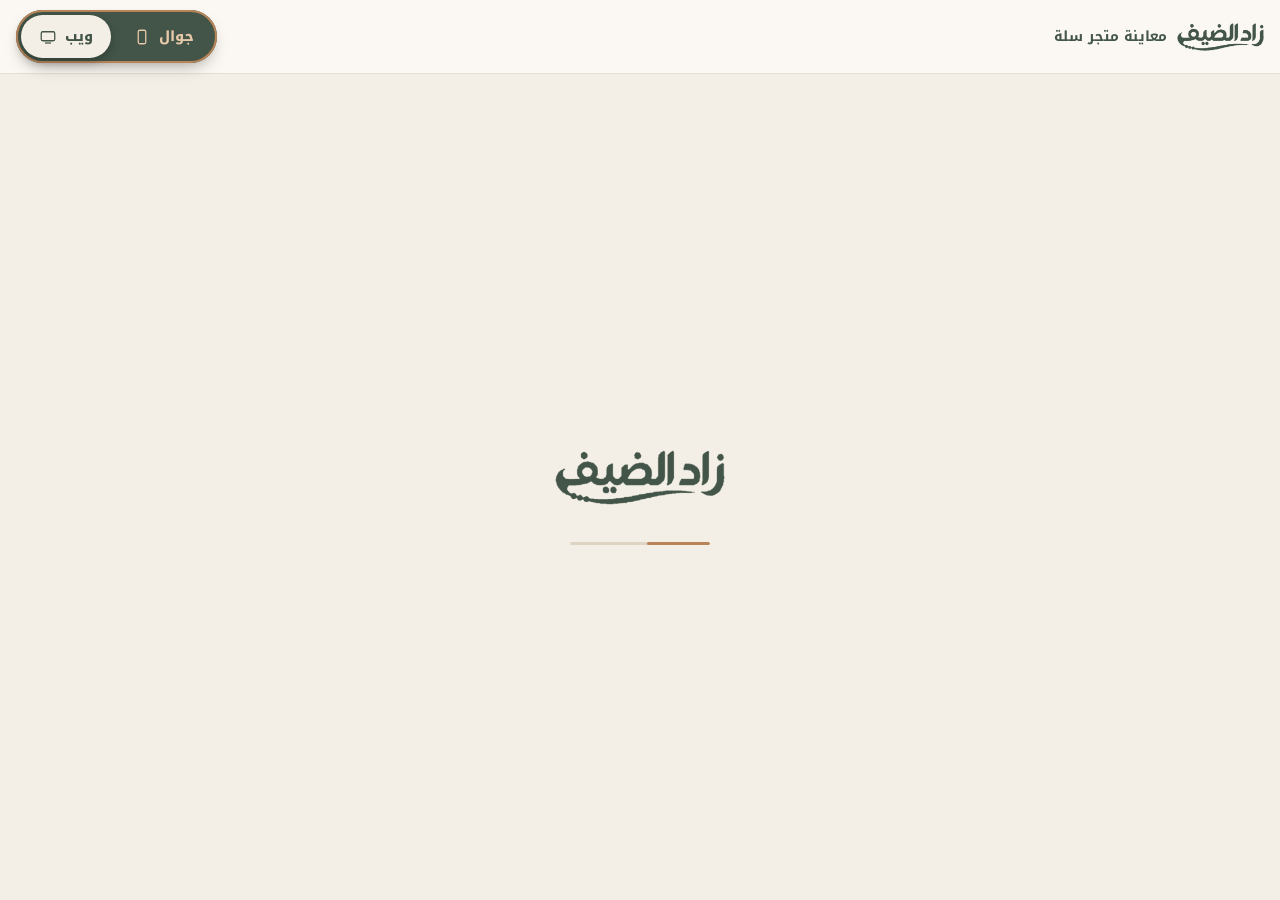
<file: index.html>
<!DOCTYPE html>
<html lang="ar" dir="rtl">
<head>
<meta charset="utf-8">
<meta name="viewport" content="width=device-width, initial-scale=1">
<title>زاد الضيف</title>
<meta name="description" content="زاد الضيف هدايا تقدم بمحبة نجهزها ونوصلها لضيوف الرحمن نيابة عنك">
<link rel="icon" href="img/logo-olive.svg">
<link rel="preconnect" href="https://fonts.googleapis.com">
<link href="https://fonts.googleapis.com/css2?family=Noto+Kufi+Arabic:wght@500;700;800&family=Noto+Sans+Arabic:wght@400;500;600&display=swap" rel="stylesheet">
<style>
:root{--o:#425548;--od:#34443a;--iv:#f4efe6;--pa:#fbf8f3;--ca:#b88458;--ink:#2e3a33;--mu:#6b756e;--li:#e6ded1}
*{box-sizing:border-box}
html,body{margin:0;height:100%}
body{background:#ebe5da;font-family:'Noto Sans Arabic',sans-serif;color:var(--ink);display:flex;flex-direction:column}
button{font:inherit;cursor:pointer}
.bar{background:var(--pa);border-bottom:1px solid var(--li);padding:10px 16px;display:flex;align-items:center;gap:14px;flex-wrap:wrap;position:relative;z-index:5}
.brand{display:flex;align-items:center;gap:10px;font-family:'Noto Kufi Arabic';font-weight:700;color:var(--o);font-size:14px}
.brand img{height:28px}
.tabs{display:flex;gap:6px;overflow-x:auto;flex:1;scrollbar-width:none;padding:2px}
.tabs::-webkit-scrollbar{display:none}
.tab{border:1px solid var(--li);background:#fff;border-radius:999px;padding:7px 14px;font-size:13px;white-space:nowrap;color:var(--ink)}
.tab.on{background:var(--o);border-color:var(--o);color:var(--iv)}
.seg{display:flex;background:#fff;border:1px solid var(--li);border-radius:999px;padding:3px}
.seg button{border:0;background:none;border-radius:999px;padding:6px 14px;font-size:13px;color:var(--mu);display:flex;gap:6px;align-items:center}
.seg button.on{background:var(--iv);color:var(--o);font-weight:600}
.seg svg{width:16px;height:16px}
.stage{flex:1;display:flex;justify-content:center;align-items:flex-start;overflow:auto;padding:0}
.frame{border:0;background:#fff;width:100%;height:100%;display:block}
.stage.mobile{padding:24px 12px}
.stage.mobile .phone{width:390px;height:min(820px,calc(100vh - 120px));border-radius:42px;border:10px solid #2e3a33;overflow:hidden;box-shadow:0 30px 60px -30px rgba(46,58,51,.45);background:#fff;flex:none}
.stage.web .phone{width:100%;height:100%}
@media (max-width:720px){
  .bar{gap:10px}
  .brand span{display:none}
  .tabs{order:3;flex-basis:100%}
  .stage.mobile{padding:0}
  .stage.mobile .phone{width:100%;height:100%;border:0;border-radius:0;box-shadow:none}
}
.phone{position:relative}
.zl{position:absolute;inset:0;z-index:3;background:#f4efe6;display:flex;flex-direction:column;align-items:center;justify-content:center;gap:16px;transition:opacity .45s ease}
.zl.off{opacity:0;pointer-events:none}
.zl-logo{width:170px;height:96px;background:url(img/logo-olive.svg) center/contain no-repeat}
.zl-bar{width:140px;height:3px;border-radius:9px;background:#ddd4c3;overflow:hidden;position:relative}
.zl-bar::after{content:"";position:absolute;inset:0;width:45%;background:#b88458;border-radius:9px;animation:zlBar 1.3s ease-in-out infinite}
@keyframes zlBar{0%{transform:translateX(110%)}100%{transform:translateX(-330%)}}
</style>
</head>
<body>

<div class="bar">
  <div class="brand"><img src="img/logo-olive.svg" alt="زاد الضيف"><span>معاينة متجر سلة</span></div>
  <div class="tabs" id="tabs">
    <button class="tab on" data-p="home">الرئيسية</button>
    <button class="tab" data-p="shop">كل المنتجات</button>
    <button class="tab" data-p="product">صفحة المنتج</button>
    <button class="tab" data-p="about">من نحن</button>
    <button class="tab" data-p="policy">الاستبدال والاسترجاع</button>
    <button class="tab" data-p="execution">التنفيذ والتوثيق</button>
    <button class="tab" data-p="privacy">الخصوصية</button>
    <button class="tab" data-p="terms">الشروط</button>
    <button class="tab" data-p="faq">الأسئلة الشائعة</button>
  </div>
  <div class="seg" id="seg">
    <button data-d="mobile"><svg viewBox="0 0 24 24" fill="none" stroke="currentColor" stroke-width="1.7"><rect x="7" y="3" width="10" height="18" rx="2"/></svg>جوال</button>
    <button data-d="web" class="on"><svg viewBox="0 0 24 24" fill="none" stroke="currentColor" stroke-width="1.7"><rect x="3" y="5" width="18" height="12" rx="2"/><path d="M8 20h8"/></svg>ويب</button>
  </div>
</div>

<div class="stage web" id="stage"><div class="phone"><div class="zl" id="zl" aria-hidden="true"><div class="zl-logo"></div><div class="zl-bar"></div></div><iframe class="frame" id="frame" src="site.html#home" title="زاد الضيف"></iframe></div></div>

<script>
(function(){
  var f=document.getElementById('frame'),st=document.getElementById('stage');
  function zadBar(){try{var d=f.contentDocument,w=f.contentWindow;if(!d||!d.head)return;var s=d.getElementById('zad-scrollbar');if(!s){s=d.createElement('style');s.id='zad-scrollbar';d.head.appendChild(s)}
    var top=0,el=d.elementFromPoint(Math.max(1,d.documentElement.clientWidth/2),2);
    while(el&&el!==d.documentElement){var p=w.getComputedStyle(el).position;if(p==='fixed'||p==='sticky'){top=el.getBoundingClientRect().bottom;break}el=el.parentElement}
    if(!top){var h=d.querySelector('header');if(h)top=h.getBoundingClientRect().bottom}
    top=Math.max(0,Math.min(Math.round(top),300));
    var bot=st.classList.contains('mobile')?22:0;
    s.textContent='@supports not selector(::-webkit-scrollbar){html{scrollbar-width:thin;scrollbar-color:#425548 transparent}}::-webkit-scrollbar{width:6px;height:6px}::-webkit-scrollbar-track{background:transparent;margin-top:'+top+'px;margin-bottom:'+bot+'px}::-webkit-scrollbar-thumb{background:#425548;border-radius:999px}::-webkit-scrollbar-thumb:hover{background:#34443a}'}catch(e){}}
  var zl=document.getElementById('zl'),zt=Date.now();
  function zlOff(){setTimeout(function(){zl.classList.add('off')},Math.max(0,1400-(Date.now()-zt)))}
  setTimeout(zlOff,6000);try{if(f.contentDocument&&f.contentDocument.readyState==='complete'&&f.contentDocument.body&&f.contentDocument.body.children.length)zlOff()}catch(e){}
  f.addEventListener('load',function(){zlOff();zadBar();setTimeout(zadBar,600);try{f.contentWindow.addEventListener('resize',zadBar)}catch(e){}});zadBar();
  var zcur='home',ztm;
  function zlShow(){zl.style.transition='none';zl.classList.remove('off');void zl.offsetWidth;zl.style.transition='';clearTimeout(ztm);ztm=setTimeout(function(){zl.classList.add('off')},1000)}
  document.querySelectorAll('.tab').forEach(function(t){t.onclick=function(){if(t.dataset.p!==zcur){zcur=t.dataset.p;zlShow()}f.contentWindow.location.hash=t.dataset.p}});
  window.addEventListener('message',function(e){if(e.data&&e.data.zadPage){if(e.data.zadPage!==zcur){zcur=e.data.zadPage;if(zl.classList.contains('off'))zlShow()}document.querySelectorAll('.tab').forEach(function(t){t.classList.toggle('on',t.dataset.p===e.data.zadPage)})}});
  document.querySelectorAll('#seg button').forEach(function(b){b.onclick=function(){document.querySelectorAll('#seg button').forEach(function(x){x.classList.toggle('on',x===b)});st.className='stage '+b.dataset.d;setTimeout(zadBar,60)}});
})();
</script>
<script src="zad-head.js"></script>
<script src="zad-banner.js"></script>
<script src="zad-fix.js"></script>
</body>
</html>
</file>
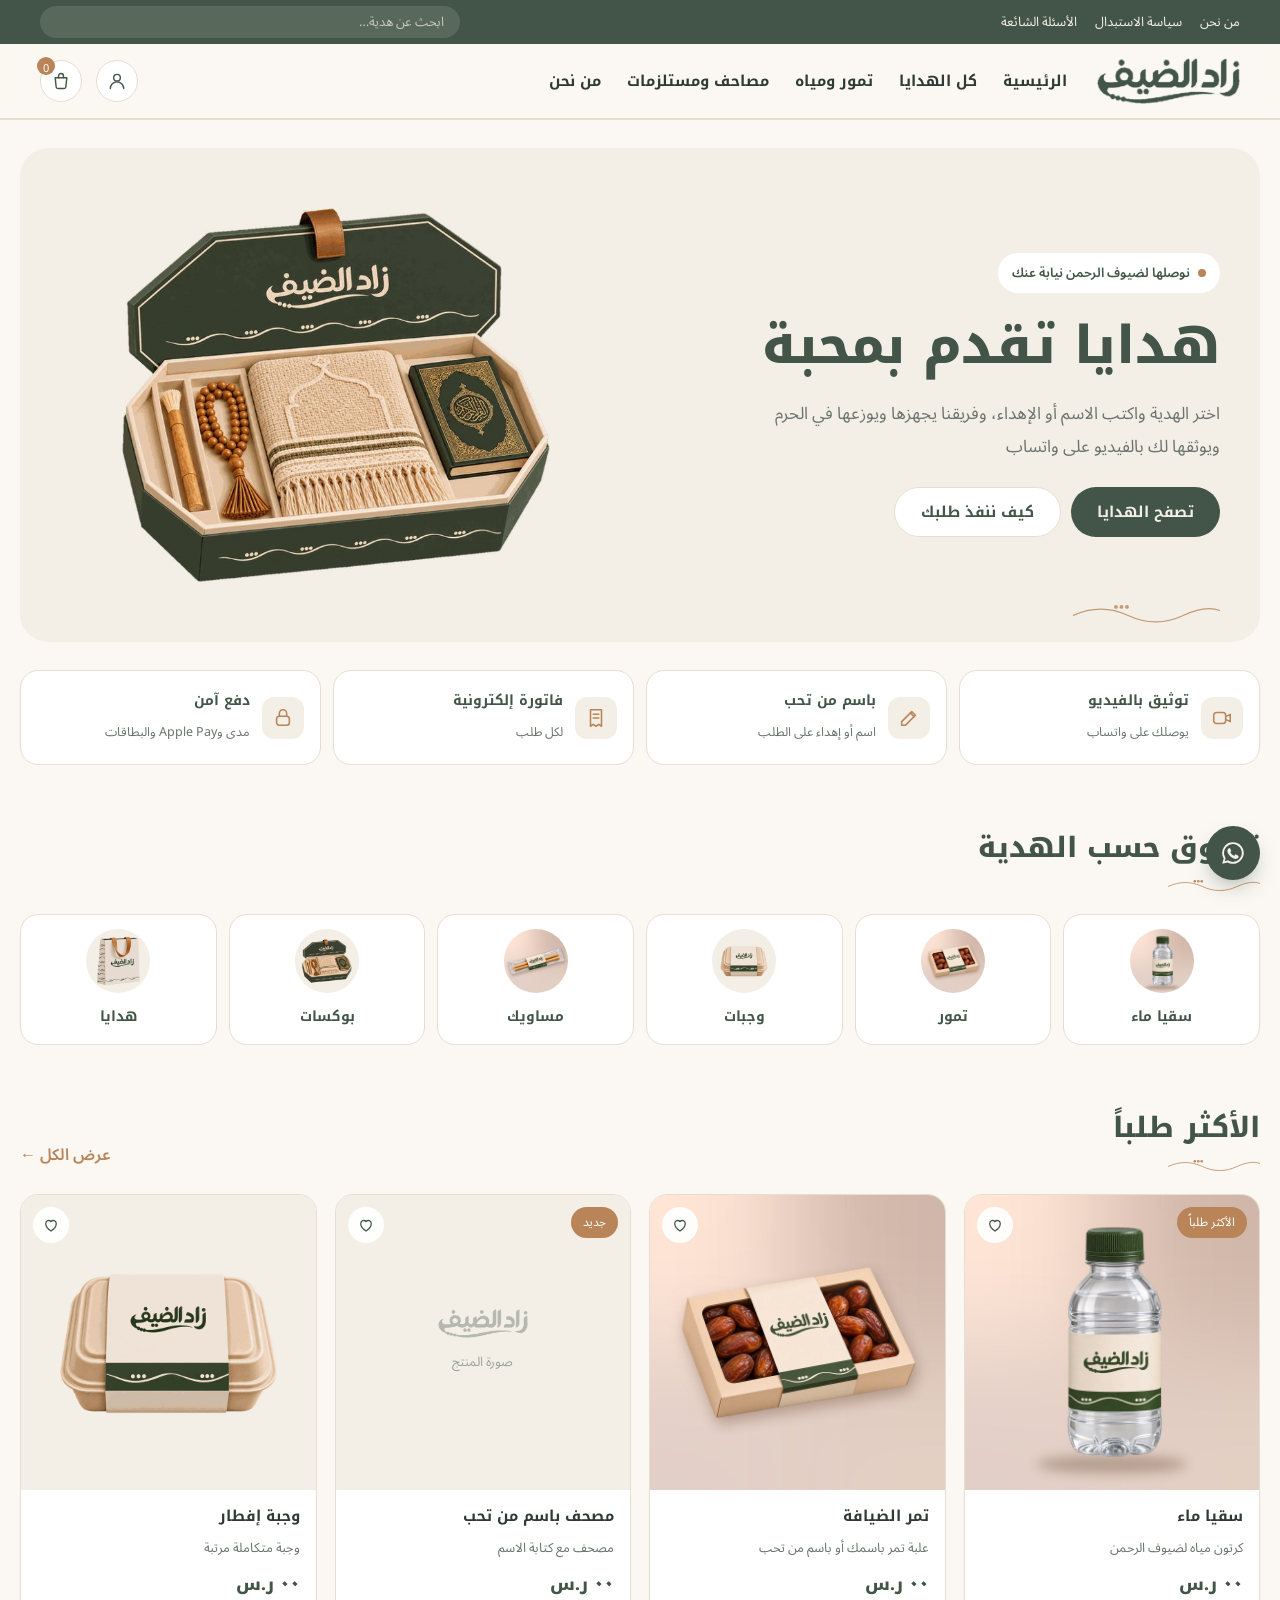
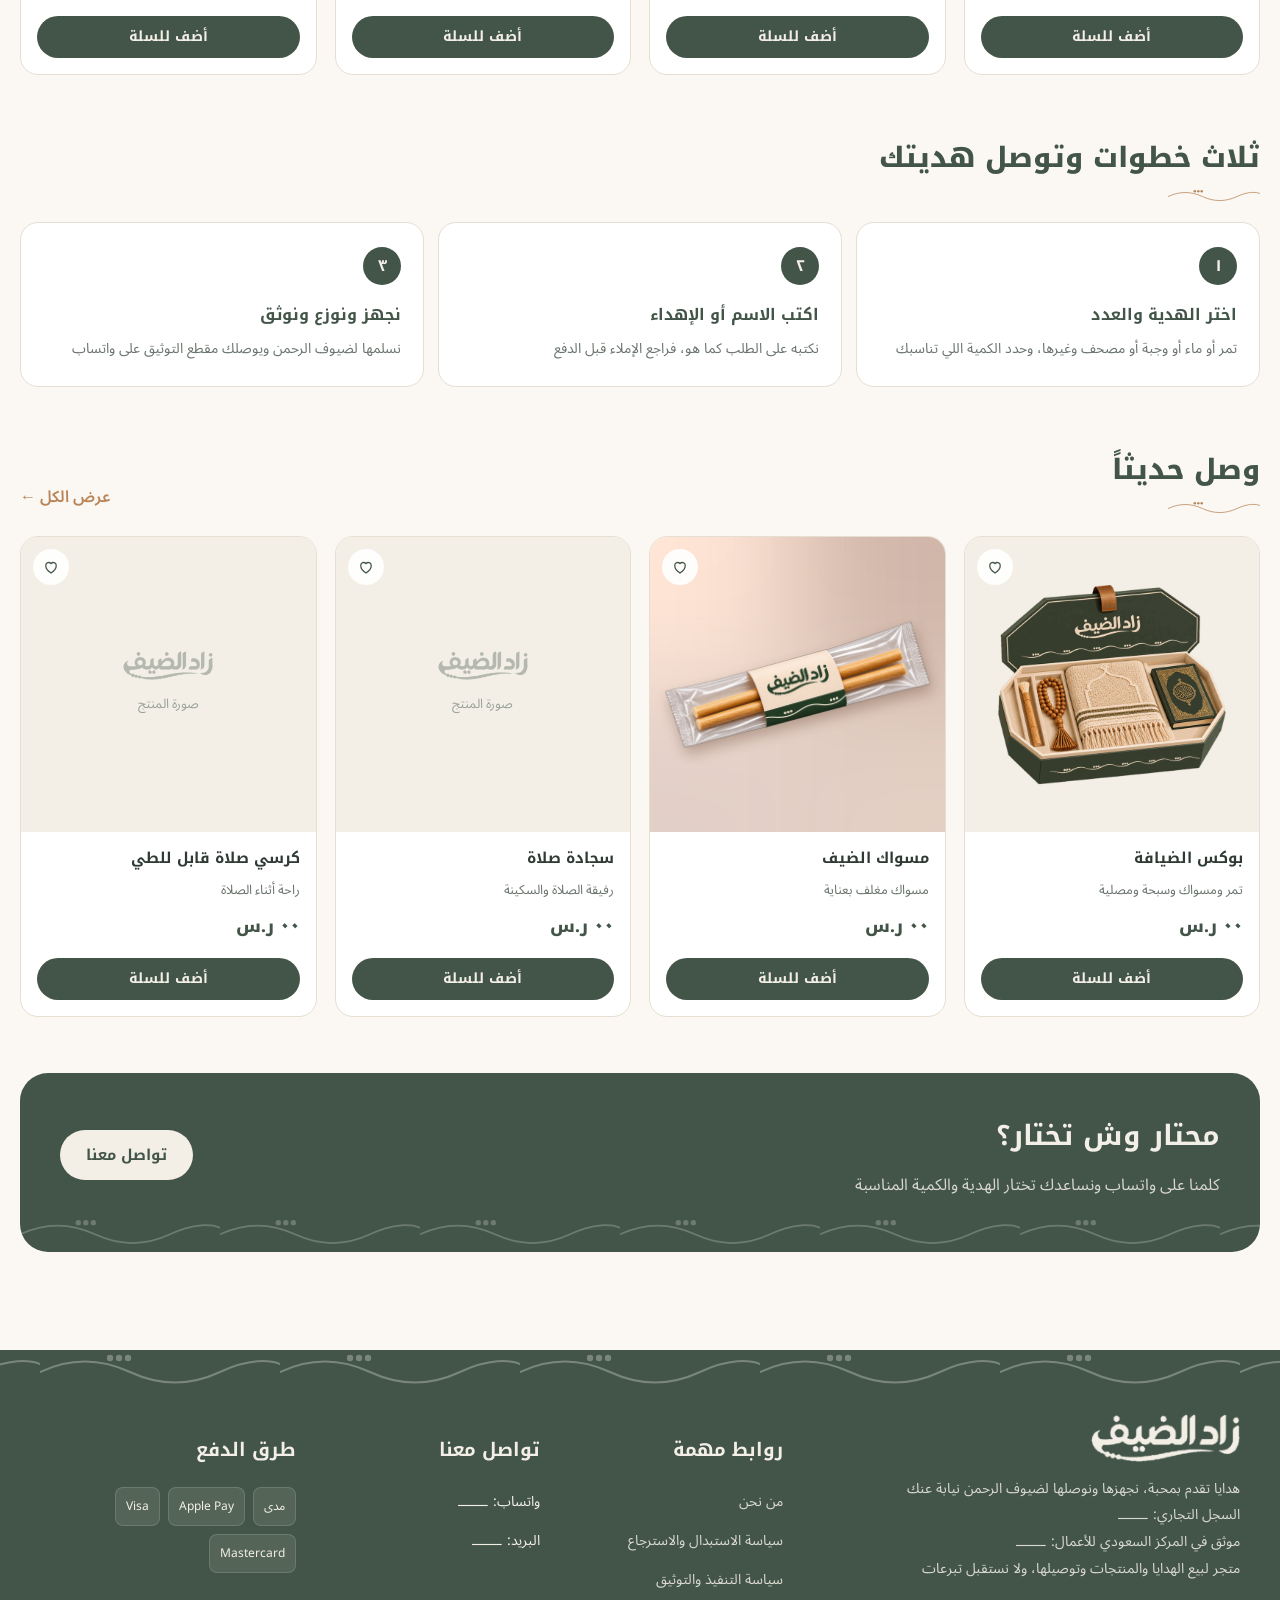
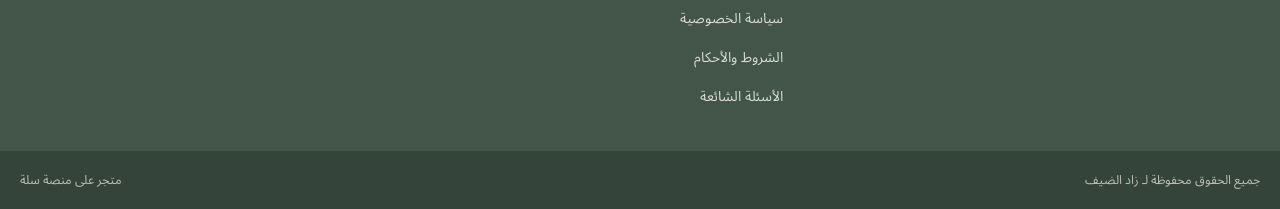
<file: site.html>
<!DOCTYPE html>
<html lang="ar" dir="rtl">
<head>
<meta charset="utf-8">
<meta name="viewport" content="width=device-width, initial-scale=1">
<title>زاد الضيف — معاينة المتجر</title>
<style>
/* ===== هيكل مبسط يحاكي ثيم رائد (للمعاينة فقط) ===== */
*{box-sizing:border-box}
html,body{margin:0}
img{max-width:100%;display:block}
a{color:inherit;text-decoration:none}
button{font:inherit;cursor:pointer}
.container{width:100%;max-width:1240px;margin:0 auto;padding:0 20px}
.top-navbar{font-size:13px}
.top-navbar .container{display:flex;align-items:center;gap:14px;height:44px}
.top-navbar .tn-links{display:flex;gap:18px;white-space:nowrap}
.top-navbar .header-search{flex:1;max-width:420px;margin-inline-start:auto}
.s-search-input{width:100%;height:32px;border-radius:999px;padding:0 16px;font:inherit;font-size:13px}
.main-nav-container{position:sticky;top:0;z-index:30}
.main-nav-container .row{display:flex;align-items:center;justify-content:space-between;height:74px;gap:20px}
.navbar-brand img{height:46px;width:auto}
.main-menu{display:flex;gap:26px;list-style:none;margin:0;padding:0}
.nav-icons{display:flex;gap:14px;align-items:center}
.icon-btn{width:42px;height:42px;border-radius:50%;display:grid;place-items:center;border:1px solid #e6ded1;background:#fff;color:#425548;position:relative}
.icon-btn svg{width:20px;height:20px}
.s-cart-summary-count{position:absolute;top:-4px;inset-inline-end:-4px;width:18px;height:18px;border-radius:50%;font-size:11px;display:grid;place-items:center}
.burger{display:none}
main{min-height:60vh;padding-bottom:30px}
.grid-products{display:grid;grid-template-columns:repeat(4,minmax(0,1fr));gap:18px}
.s-product-card-entry{display:flex;flex-direction:column}
.s-product-card-image{aspect-ratio:1/1;overflow:hidden;position:relative}
.s-product-card-image img{width:100%;height:100%;object-fit:cover}
.s-product-card-content{display:flex;flex-direction:column;gap:6px;flex:1}
.s-product-card-content-title{margin:0}
.s-product-card-content-subtitle{margin:0}
.s-product-card-price{margin-top:auto}
.s-product-card-content-footer{margin-top:10px}
.s-button-btn{width:100%;border:0;display:flex;align-items:center;justify-content:center;gap:8px}
.s-product-card-promotion-title{position:absolute;z-index:2}
.s-product-card-wishlist-btn{position:absolute;top:12px;inset-inline-end:12px;width:36px;height:36px;display:grid;place-items:center;border:0;z-index:2}
.s-product-card-wishlist-btn svg{width:18px;height:18px;color:#425548}
.ph{width:100%;height:100%;display:grid;place-items:center;background:#f4efe6;color:#9aa39c;font-size:13px;text-align:center}
.ph div{display:grid;gap:10px;place-items:center}
.ph img{width:90px;opacity:.35}
.s-block{padding:28px 0}
.s-block__title{display:flex;justify-content:space-between;align-items:end}
.s-block__title h2{margin:0}
.cats{display:grid;grid-template-columns:repeat(6,1fr);gap:12px}
.cat{background:#fff;border:1px solid #e6ded1;border-radius:18px;padding:14px 10px;text-align:center;font-family:var(--zad-head);font-weight:700;color:#425548;font-size:14px;transition:.2s}
.cat:hover{border-color:#b88458}
.cat .ci{width:64px;height:64px;border-radius:50%;margin:0 auto 10px;overflow:hidden;background:#f4efe6}
.cat .ci img{width:100%;height:100%;object-fit:cover}
.breadcrumbs{padding:20px 0;font-size:13px}
.breadcrumbs span{margin:0 6px;opacity:.5}
/* صفحة المنتج */
.pd{display:grid;grid-template-columns:1fr 1fr;gap:36px;align-items:start}
.gallery .main-img{aspect-ratio:1/1;overflow:hidden;border-radius:18px;background:#f4efe6}
.gallery .main-img img{width:100%;height:100%;object-fit:cover}
.thumbs{display:grid;grid-template-columns:repeat(4,1fr);gap:10px;margin-top:10px}
.thumbs div{aspect-ratio:1/1;border-radius:12px;overflow:hidden;border:1px solid #e6ded1;background:#f4efe6}
.thumbs div.on{border:2px solid #425548}
.thumbs img{width:100%;height:100%;object-fit:cover}
.pd-info h1{margin:0 0 6px}
.pd-info .product-entry__sub-title{line-height:1.9}
.pd-meta{display:flex;align-items:center;gap:12px;margin:10px 0 16px;flex-wrap:wrap}
.pd-price{font-size:26px}
.pd-chip{display:inline-flex;gap:6px;align-items:center;background:#fff;border:1px solid #e6ded1;border-radius:999px;padding:6px 12px;font-size:12.5px;color:#6b756e}
.pd-chip i{width:8px;height:8px;border-radius:50%;background:#7aa37f;display:inline-block}
.s-product-options-option-label{display:flex;align-items:center;gap:8px;margin-bottom:12px}
.opt-num{width:26px;height:26px;border-radius:50%;background:#f4efe6;color:#b88458;display:grid;place-items:center;font-size:13px}
.s-product-options-option-content{display:flex;flex-wrap:wrap;gap:8px}
.s-product-options-option-content input{position:absolute;opacity:0;pointer-events:none}
.s-product-options-option-content label{display:inline-flex;align-items:center;justify-content:center;padding:0 20px;cursor:pointer;font-weight:600;font-size:14px}
.auth{display:flex;gap:12px;align-items:flex-start;cursor:pointer;line-height:1.8;font-size:14px}
.auth input{width:20px;height:20px;margin-top:4px;accent-color:#425548;flex:none}
.s-product-options-textarea{width:100%;min-height:96px;padding:12px 14px;font:inherit;resize:vertical}
.opt-hint{display:flex;justify-content:space-between;font-size:12.5px;color:#6b756e;margin-top:6px}
.buy-row{display:flex;gap:12px;align-items:center;margin-top:6px}
.s-quantity-input-container{display:flex;align-items:center;border:1px solid;height:48px;background:#fff}
.s-quantity-input-button{width:42px;height:100%;border:0;background:none;font-size:20px}
.s-quantity-input-input{width:40px;text-align:center;border:0;font:inherit;font-weight:700;background:none}
.buy-row .s-button-btn{flex:1}
.desc{margin-top:22px;padding-top:18px;border-top:1px solid #e6ded1}
.desc h3{font-family:var(--zad-head);color:#425548;font-size:16px;margin:0 0 8px}
.desc p{color:#6b756e;line-height:2;margin:0}
.sticky-buy{display:none}
.toast{position:fixed;bottom:24px;left:50%;transform:translate(-50%,20px);background:#2e3a33;color:#f4efe6;padding:12px 20px;border-radius:999px;font-size:14px;opacity:0;transition:.3s;z-index:90;pointer-events:none}
.toast.show{opacity:1;transform:translate(-50%,0)}
/* صفحات */
.content--single-page{max-width:880px;margin:16px auto 0;padding:34px}
.content--single-page>h1{margin:0 0 22px}
/* فوتر */
.store-footer{margin-top:40px}
.store-footer__inner{padding:64px 0 40px}
.ft{display:grid;grid-template-columns:2fr 1fr 1fr 1.2fr;gap:30px}
.ft img{height:48px;width:auto;margin-bottom:14px}
.ft p{line-height:1.9;margin:0;font-size:14px;opacity:.85}
.ft ul{list-style:none;margin:0;padding:0;display:grid;gap:10px;font-size:14px}
.pay{display:flex;gap:8px;flex-wrap:wrap}
.pay span{background:rgba(244,239,230,.1);border:1px solid rgba(244,239,230,.15);border-radius:8px;padding:6px 10px;font-size:12px}
.copy{padding:16px 0;font-size:12.5px;opacity:.7;display:flex;justify-content:space-between;gap:10px;flex-wrap:wrap}
.page{display:none}
.page.on{display:block}
.mob-menu{display:none}
@media (max-width:1023px){
  .main-menu,.top-navbar .tn-links{display:none}
  .burger{display:grid}
  .main-nav-container .row{height:64px}
  .navbar-brand{position:absolute;left:50%;transform:translateX(-50%)}
  .grid-products{grid-template-columns:repeat(2,minmax(0,1fr));gap:12px}
  .cats{grid-template-columns:repeat(3,1fr)}
  .pd{grid-template-columns:1fr;gap:20px}
  .ft{grid-template-columns:1fr 1fr}
  .ft>div:first-child{grid-column:1/-1}
  .sticky-buy{display:flex;position:fixed;bottom:0;left:0;right:0;background:#fff;border-top:1px solid #e6ded1;padding:10px 16px calc(10px + env(safe-area-inset-bottom));gap:12px;align-items:center;z-index:40;box-shadow:0 -8px 24px -16px rgba(46,58,51,.3)}
  .sticky-buy .p{font-family:var(--zad-head);color:#425548;font-weight:800;font-size:18px;white-space:nowrap}
  .sticky-buy .s-button-btn{flex:1}
  .is-product main{padding-bottom:90px}
  .content--single-page{padding:22px}
  .top-navbar .header-search{max-width:none}
}
@media (max-width:480px){
  .container{padding:0 14px}
  .pd-price{font-size:22px}
  .s-product-options-option-content label{padding:0 14px;font-size:13.5px}
  .s-product-options-option-content{display:grid;grid-template-columns:repeat(2,1fr)}
  .ft{grid-template-columns:1fr}
}
</style>
<link rel="stylesheet" href="zad-custom.css">
</head>
<body class="theme-raed footer-is-dark">

<header class="store-header">
  <div class="top-navbar"><div class="container">
    <div class="tn-links"><a href="#about">من نحن</a><a href="#policy">سياسة الاستبدال</a><a href="#faq">الأسئلة الشائعة</a></div>
    <div class="header-search"><input class="s-search-input" placeholder="ابحث عن هدية…"></div>
  </div></div>
  <div class="main-nav-container"><div class="inner"><div class="container"><div class="row">
    <div style="display:flex;align-items:center;gap:30px">
      <button class="icon-btn burger" aria-label="القائمة" onclick="document.body.classList.toggle('menu-open')"><svg viewBox="0 0 24 24" fill="none" stroke="currentColor" stroke-width="1.8" stroke-linecap="round"><path d="M4 7h16M4 12h16M4 17h10"/></svg></button>
      <a class="navbar-brand" href="#home"><img src="img/logo-olive.svg" alt="زاد الضيف"></a>
      <ul class="main-menu">
        <li><a href="#home">الرئيسية</a></li>
        <li><a href="#shop">كل الهدايا</a></li>
        <li><a href="#shop">تمور ومياه</a></li>
        <li><a href="#shop">مصاحف ومستلزمات</a></li>
        <li><a href="#about">من نحن</a></li>
      </ul>
    </div>
    <div class="nav-icons">
      <a class="icon-btn" href="#home" aria-label="حسابي"><svg viewBox="0 0 24 24" fill="none" stroke="currentColor" stroke-width="1.7" stroke-linecap="round"><circle cx="12" cy="8" r="4"/><path d="M4 21a8 8 0 0 1 16 0"/></svg></a>
      <a class="icon-btn" href="#home" aria-label="السلة"><svg viewBox="0 0 24 24" fill="none" stroke="currentColor" stroke-width="1.7" stroke-linecap="round" stroke-linejoin="round"><path d="M5 8h14l-1.2 11.2a2 2 0 0 1-2 1.8H8.2a2 2 0 0 1-2-1.8L5 8Z"/><path d="M9 8V6a3 3 0 0 1 6 0v2"/></svg><span class="s-cart-summary-count" id="cartCount">0</span></a>
    </div>
  </div></div></div></div>
  <nav class="mob-menu" id="mobMenu">
    <a href="#home">الرئيسية</a><a href="#shop">كل الهدايا</a><a href="#about">من نحن</a><a href="#policy">سياسة الاستبدال</a><a href="#faq">الأسئلة الشائعة</a>
  </nav>
</header>

<main id="main-content">

<!-- ========== الرئيسية ========== -->
<section class="page" data-page="home">
  <div class="zad-home">
    <section class="zad-section container"><div class="zad-hero"><div>
      <span class="zad-hero__eyebrow"><i></i>نوصلها لضيوف الرحمن نيابة عنك</span>
      <h2>هدايا تقدم بمحبة</h2>
      <p>اختر الهدية واكتب الاسم أو الإهداء، وفريقنا يجهزها ويوزعها في الحرم ويوثقها لك بالفيديو على واتساب</p>
      <div class="zad-hero__actions"><a class="zad-btn zad-btn--solid" href="#shop">تصفح الهدايا</a><a class="zad-btn zad-btn--ghost" href="#home" onclick="setTimeout(()=>document.getElementById('zad-how').scrollIntoView({behavior:'smooth'}),30)">كيف ننفذ طلبك</a></div>
    </div><div class="zad-hero__media"><img src="img/gift-box.jpg" alt="بوكس زاد الضيف"></div></div></section>

    <section class="zad-section container" style="padding-top:0"><div class="zad-trust"><div class="zad-trust__item"><div class="zad-trust__icon"><svg viewBox="0 0 24 24" width="22" height="22" fill="none" stroke="currentColor" stroke-width="1.7" stroke-linecap="round" stroke-linejoin="round"><rect x="3" y="6" width="13" height="12" rx="3"/><path d="M16 10.5 21 8v8l-5-2.5"/></svg></div><div><b>توثيق بالفيديو</b><span>يوصلك على واتساب</span></div></div><div class="zad-trust__item"><div class="zad-trust__icon"><svg viewBox="0 0 24 24" width="22" height="22" fill="none" stroke="currentColor" stroke-width="1.7" stroke-linecap="round" stroke-linejoin="round"><path d="M4 20h4L19 9l-4-4L4 16v4Z"/><path d="m13.5 6.5 4 4"/></svg></div><div><b>باسم من تحب</b><span>اسم أو إهداء على الطلب</span></div></div><div class="zad-trust__item"><div class="zad-trust__icon"><svg viewBox="0 0 24 24" width="22" height="22" fill="none" stroke="currentColor" stroke-width="1.7" stroke-linecap="round" stroke-linejoin="round"><path d="M6 3h12v18l-3-2-3 2-3-2-3 2V3Z"/><path d="M9 8h6M9 12h6"/></svg></div><div><b>فاتورة إلكترونية</b><span>لكل طلب</span></div></div><div class="zad-trust__item"><div class="zad-trust__icon"><svg viewBox="0 0 24 24" width="22" height="22" fill="none" stroke="currentColor" stroke-width="1.7" stroke-linecap="round" stroke-linejoin="round"><rect x="5" y="10" width="14" height="10" rx="3"/><path d="M8 10V7a4 4 0 0 1 8 0v3"/></svg></div><div><b>دفع آمن</b><span>مدى وApple Pay والبطاقات</span></div></div></div></section>
  </div>

  <section class="s-block container">
    <div class="s-block__title"><h2>تسوق حسب الهدية</h2></div>
    <div class="cats">
      <a class="cat" href="#shop"><div class="ci"><img src="img/water.jpg" alt=""></div>سقيا ماء</a>
      <a class="cat" href="#shop"><div class="ci"><img src="img/dates.jpg" alt=""></div>تمور</a>
      <a class="cat" href="#shop"><div class="ci"><img src="img/meal.jpg" alt=""></div>وجبات</a>
      <a class="cat" href="#shop"><div class="ci"><img src="img/miswak.jpg" alt=""></div>مساويك</a>
      <a class="cat" href="#shop"><div class="ci"><img src="img/gift-box.jpg" alt=""></div>بوكسات</a>
      <a class="cat" href="#shop"><div class="ci"><img src="img/bag.jpg" alt=""></div>هدايا</a>
    </div>
  </section>

  <section class="s-block container">
    <div class="s-block__title"><h2>الأكثر طلباً</h2><a href="#shop">عرض الكل ←</a></div>
    <div class="grid-products"><div class="s-product-card-entry"><a href="#product" class="s-product-card-image"><span class="s-product-card-promotion-title">الأكثر طلباً</span><img src="img/water.jpg" alt="سقيا ماء" loading="lazy"></a><button class="s-product-card-wishlist-btn" aria-label="المفضلة"><svg viewBox="0 0 24 24" fill="none" stroke="currentColor" stroke-width="1.7"><path d="M12 20s-7-4.4-7-10a4 4 0 0 1 7-2.6A4 4 0 0 1 19 10c0 5.6-7 10-7 10Z"/></svg></button><div class="s-product-card-content"><h3 class="s-product-card-content-title"><a href="#product">سقيا ماء</a></h3><p class="s-product-card-content-subtitle">كرتون مياه لضيوف الرحمن</p><div class="s-product-card-price">٠٠ ر.س</div><div class="s-product-card-content-footer"><button class="s-button-btn s-button-primary" type="button" data-add>أضف للسلة</button></div></div></div><div class="s-product-card-entry"><a href="#product" class="s-product-card-image"><img src="img/dates.jpg" alt="تمر الضيافة" loading="lazy"></a><button class="s-product-card-wishlist-btn" aria-label="المفضلة"><svg viewBox="0 0 24 24" fill="none" stroke="currentColor" stroke-width="1.7"><path d="M12 20s-7-4.4-7-10a4 4 0 0 1 7-2.6A4 4 0 0 1 19 10c0 5.6-7 10-7 10Z"/></svg></button><div class="s-product-card-content"><h3 class="s-product-card-content-title"><a href="#product">تمر الضيافة</a></h3><p class="s-product-card-content-subtitle">علبة تمر باسمك أو باسم من تحب</p><div class="s-product-card-price">٠٠ ر.س</div><div class="s-product-card-content-footer"><button class="s-button-btn s-button-primary" type="button" data-add>أضف للسلة</button></div></div></div><div class="s-product-card-entry"><a href="#product" class="s-product-card-image"><span class="s-product-card-promotion-title">جديد</span><div class="ph"><div><img src="img/logo-olive.svg" alt="">صورة المنتج</div></div></a><button class="s-product-card-wishlist-btn" aria-label="المفضلة"><svg viewBox="0 0 24 24" fill="none" stroke="currentColor" stroke-width="1.7"><path d="M12 20s-7-4.4-7-10a4 4 0 0 1 7-2.6A4 4 0 0 1 19 10c0 5.6-7 10-7 10Z"/></svg></button><div class="s-product-card-content"><h3 class="s-product-card-content-title"><a href="#product">مصحف باسم من تحب</a></h3><p class="s-product-card-content-subtitle">مصحف مع كتابة الاسم</p><div class="s-product-card-price">٠٠ ر.س</div><div class="s-product-card-content-footer"><button class="s-button-btn s-button-primary" type="button" data-add>أضف للسلة</button></div></div></div><div class="s-product-card-entry"><a href="#product" class="s-product-card-image"><img src="img/meal.jpg" alt="وجبة إفطار" loading="lazy"></a><button class="s-product-card-wishlist-btn" aria-label="المفضلة"><svg viewBox="0 0 24 24" fill="none" stroke="currentColor" stroke-width="1.7"><path d="M12 20s-7-4.4-7-10a4 4 0 0 1 7-2.6A4 4 0 0 1 19 10c0 5.6-7 10-7 10Z"/></svg></button><div class="s-product-card-content"><h3 class="s-product-card-content-title"><a href="#product">وجبة إفطار</a></h3><p class="s-product-card-content-subtitle">وجبة متكاملة مرتبة</p><div class="s-product-card-price">٠٠ ر.س</div><div class="s-product-card-content-footer"><button class="s-button-btn s-button-primary" type="button" data-add>أضف للسلة</button></div></div></div></div>
  </section>

  <section class="zad-section container" id="zad-how"><div class="zad-head"><h3>ثلاث خطوات وتوصل هديتك</h3></div><div class="zad-steps">
    <div class="zad-step"><b>اختر الهدية والعدد</b><p>تمر أو ماء أو وجبة أو مصحف وغيرها، وحدد الكمية اللي تناسبك</p></div>
    <div class="zad-step"><b>اكتب الاسم أو الإهداء</b><p>نكتبه على الطلب كما هو، فراجع الإملاء قبل الدفع</p></div>
    <div class="zad-step"><b>نجهز ونوزع ونوثق</b><p>نسلمها لضيوف الرحمن ويوصلك مقطع التوثيق على واتساب</p></div>
  </div></section>

  <section class="s-block container">
    <div class="s-block__title"><h2>وصل حديثاً</h2><a href="#shop">عرض الكل ←</a></div>
    <div class="grid-products"><div class="s-product-card-entry"><a href="#product" class="s-product-card-image"><img src="img/gift-box.jpg" alt="بوكس الضيافة" loading="lazy"></a><button class="s-product-card-wishlist-btn" aria-label="المفضلة"><svg viewBox="0 0 24 24" fill="none" stroke="currentColor" stroke-width="1.7"><path d="M12 20s-7-4.4-7-10a4 4 0 0 1 7-2.6A4 4 0 0 1 19 10c0 5.6-7 10-7 10Z"/></svg></button><div class="s-product-card-content"><h3 class="s-product-card-content-title"><a href="#product">بوكس الضيافة</a></h3><p class="s-product-card-content-subtitle">تمر ومسواك وسبحة ومصلية</p><div class="s-product-card-price">٠٠ ر.س</div><div class="s-product-card-content-footer"><button class="s-button-btn s-button-primary" type="button" data-add>أضف للسلة</button></div></div></div><div class="s-product-card-entry"><a href="#product" class="s-product-card-image"><img src="img/miswak.jpg" alt="مسواك الضيف" loading="lazy"></a><button class="s-product-card-wishlist-btn" aria-label="المفضلة"><svg viewBox="0 0 24 24" fill="none" stroke="currentColor" stroke-width="1.7"><path d="M12 20s-7-4.4-7-10a4 4 0 0 1 7-2.6A4 4 0 0 1 19 10c0 5.6-7 10-7 10Z"/></svg></button><div class="s-product-card-content"><h3 class="s-product-card-content-title"><a href="#product">مسواك الضيف</a></h3><p class="s-product-card-content-subtitle">مسواك مغلف بعناية</p><div class="s-product-card-price">٠٠ ر.س</div><div class="s-product-card-content-footer"><button class="s-button-btn s-button-primary" type="button" data-add>أضف للسلة</button></div></div></div><div class="s-product-card-entry"><a href="#product" class="s-product-card-image"><div class="ph"><div><img src="img/logo-olive.svg" alt="">صورة المنتج</div></div></a><button class="s-product-card-wishlist-btn" aria-label="المفضلة"><svg viewBox="0 0 24 24" fill="none" stroke="currentColor" stroke-width="1.7"><path d="M12 20s-7-4.4-7-10a4 4 0 0 1 7-2.6A4 4 0 0 1 19 10c0 5.6-7 10-7 10Z"/></svg></button><div class="s-product-card-content"><h3 class="s-product-card-content-title"><a href="#product">سجادة صلاة</a></h3><p class="s-product-card-content-subtitle">رفيقة الصلاة والسكينة</p><div class="s-product-card-price">٠٠ ر.س</div><div class="s-product-card-content-footer"><button class="s-button-btn s-button-primary" type="button" data-add>أضف للسلة</button></div></div></div><div class="s-product-card-entry"><a href="#product" class="s-product-card-image"><div class="ph"><div><img src="img/logo-olive.svg" alt="">صورة المنتج</div></div></a><button class="s-product-card-wishlist-btn" aria-label="المفضلة"><svg viewBox="0 0 24 24" fill="none" stroke="currentColor" stroke-width="1.7"><path d="M12 20s-7-4.4-7-10a4 4 0 0 1 7-2.6A4 4 0 0 1 19 10c0 5.6-7 10-7 10Z"/></svg></button><div class="s-product-card-content"><h3 class="s-product-card-content-title"><a href="#product">كرسي صلاة قابل للطي</a></h3><p class="s-product-card-content-subtitle">راحة أثناء الصلاة</p><div class="s-product-card-price">٠٠ ر.س</div><div class="s-product-card-content-footer"><button class="s-button-btn s-button-primary" type="button" data-add>أضف للسلة</button></div></div></div></div>
  </section>

  <section class="zad-section container"><div class="zad-band"><div><h3>محتار وش تختار؟</h3><p>كلمنا على واتساب ونساعدك تختار الهدية والكمية المناسبة</p></div><a class="zad-btn" href="#home">تواصل معنا</a></div></section>
</section>

<!-- ========== كل المنتجات ========== -->
<section class="page" data-page="shop">
  <div class="container">
    <nav class="breadcrumbs"><a href="#home">الرئيسية</a><span>›</span>كل الهدايا</nav>
    <div class="s-block__title" style="margin-bottom:22px"><h2>كل الهدايا</h2></div>
    <div class="grid-products"><div class="s-product-card-entry"><a href="#product" class="s-product-card-image"><span class="s-product-card-promotion-title">الأكثر طلباً</span><img src="img/water.jpg" alt="سقيا ماء" loading="lazy"></a><button class="s-product-card-wishlist-btn" aria-label="المفضلة"><svg viewBox="0 0 24 24" fill="none" stroke="currentColor" stroke-width="1.7"><path d="M12 20s-7-4.4-7-10a4 4 0 0 1 7-2.6A4 4 0 0 1 19 10c0 5.6-7 10-7 10Z"/></svg></button><div class="s-product-card-content"><h3 class="s-product-card-content-title"><a href="#product">سقيا ماء</a></h3><p class="s-product-card-content-subtitle">كرتون مياه لضيوف الرحمن</p><div class="s-product-card-price">٠٠ ر.س</div><div class="s-product-card-content-footer"><button class="s-button-btn s-button-primary" type="button" data-add>أضف للسلة</button></div></div></div><div class="s-product-card-entry"><a href="#product" class="s-product-card-image"><img src="img/dates.jpg" alt="تمر الضيافة" loading="lazy"></a><button class="s-product-card-wishlist-btn" aria-label="المفضلة"><svg viewBox="0 0 24 24" fill="none" stroke="currentColor" stroke-width="1.7"><path d="M12 20s-7-4.4-7-10a4 4 0 0 1 7-2.6A4 4 0 0 1 19 10c0 5.6-7 10-7 10Z"/></svg></button><div class="s-product-card-content"><h3 class="s-product-card-content-title"><a href="#product">تمر الضيافة</a></h3><p class="s-product-card-content-subtitle">علبة تمر باسمك أو باسم من تحب</p><div class="s-product-card-price">٠٠ ر.س</div><div class="s-product-card-content-footer"><button class="s-button-btn s-button-primary" type="button" data-add>أضف للسلة</button></div></div></div><div class="s-product-card-entry"><a href="#product" class="s-product-card-image"><img src="img/meal.jpg" alt="وجبة إفطار" loading="lazy"></a><button class="s-product-card-wishlist-btn" aria-label="المفضلة"><svg viewBox="0 0 24 24" fill="none" stroke="currentColor" stroke-width="1.7"><path d="M12 20s-7-4.4-7-10a4 4 0 0 1 7-2.6A4 4 0 0 1 19 10c0 5.6-7 10-7 10Z"/></svg></button><div class="s-product-card-content"><h3 class="s-product-card-content-title"><a href="#product">وجبة إفطار</a></h3><p class="s-product-card-content-subtitle">وجبة متكاملة مرتبة</p><div class="s-product-card-price">٠٠ ر.س</div><div class="s-product-card-content-footer"><button class="s-button-btn s-button-primary" type="button" data-add>أضف للسلة</button></div></div></div><div class="s-product-card-entry"><a href="#product" class="s-product-card-image"><img src="img/miswak.jpg" alt="مسواك الضيف" loading="lazy"></a><button class="s-product-card-wishlist-btn" aria-label="المفضلة"><svg viewBox="0 0 24 24" fill="none" stroke="currentColor" stroke-width="1.7"><path d="M12 20s-7-4.4-7-10a4 4 0 0 1 7-2.6A4 4 0 0 1 19 10c0 5.6-7 10-7 10Z"/></svg></button><div class="s-product-card-content"><h3 class="s-product-card-content-title"><a href="#product">مسواك الضيف</a></h3><p class="s-product-card-content-subtitle">مسواك مغلف بعناية</p><div class="s-product-card-price">٠٠ ر.س</div><div class="s-product-card-content-footer"><button class="s-button-btn s-button-primary" type="button" data-add>أضف للسلة</button></div></div></div><div class="s-product-card-entry"><a href="#product" class="s-product-card-image"><span class="s-product-card-promotion-title">جديد</span><div class="ph"><div><img src="img/logo-olive.svg" alt="">صورة المنتج</div></div></a><button class="s-product-card-wishlist-btn" aria-label="المفضلة"><svg viewBox="0 0 24 24" fill="none" stroke="currentColor" stroke-width="1.7"><path d="M12 20s-7-4.4-7-10a4 4 0 0 1 7-2.6A4 4 0 0 1 19 10c0 5.6-7 10-7 10Z"/></svg></button><div class="s-product-card-content"><h3 class="s-product-card-content-title"><a href="#product">مصحف باسم من تحب</a></h3><p class="s-product-card-content-subtitle">مصحف مع كتابة الاسم</p><div class="s-product-card-price">٠٠ ر.س</div><div class="s-product-card-content-footer"><button class="s-button-btn s-button-primary" type="button" data-add>أضف للسلة</button></div></div></div><div class="s-product-card-entry"><a href="#product" class="s-product-card-image"><img src="img/gift-box.jpg" alt="بوكس الضيافة" loading="lazy"></a><button class="s-product-card-wishlist-btn" aria-label="المفضلة"><svg viewBox="0 0 24 24" fill="none" stroke="currentColor" stroke-width="1.7"><path d="M12 20s-7-4.4-7-10a4 4 0 0 1 7-2.6A4 4 0 0 1 19 10c0 5.6-7 10-7 10Z"/></svg></button><div class="s-product-card-content"><h3 class="s-product-card-content-title"><a href="#product">بوكس الضيافة</a></h3><p class="s-product-card-content-subtitle">تمر ومسواك وسبحة ومصلية</p><div class="s-product-card-price">٠٠ ر.س</div><div class="s-product-card-content-footer"><button class="s-button-btn s-button-primary" type="button" data-add>أضف للسلة</button></div></div></div><div class="s-product-card-entry"><a href="#product" class="s-product-card-image"><div class="ph"><div><img src="img/logo-olive.svg" alt="">صورة المنتج</div></div></a><button class="s-product-card-wishlist-btn" aria-label="المفضلة"><svg viewBox="0 0 24 24" fill="none" stroke="currentColor" stroke-width="1.7"><path d="M12 20s-7-4.4-7-10a4 4 0 0 1 7-2.6A4 4 0 0 1 19 10c0 5.6-7 10-7 10Z"/></svg></button><div class="s-product-card-content"><h3 class="s-product-card-content-title"><a href="#product">سجادة صلاة</a></h3><p class="s-product-card-content-subtitle">رفيقة الصلاة والسكينة</p><div class="s-product-card-price">٠٠ ر.س</div><div class="s-product-card-content-footer"><button class="s-button-btn s-button-primary" type="button" data-add>أضف للسلة</button></div></div></div><div class="s-product-card-entry"><a href="#product" class="s-product-card-image"><div class="ph"><div><img src="img/logo-olive.svg" alt="">صورة المنتج</div></div></a><button class="s-product-card-wishlist-btn" aria-label="المفضلة"><svg viewBox="0 0 24 24" fill="none" stroke="currentColor" stroke-width="1.7"><path d="M12 20s-7-4.4-7-10a4 4 0 0 1 7-2.6A4 4 0 0 1 19 10c0 5.6-7 10-7 10Z"/></svg></button><div class="s-product-card-content"><h3 class="s-product-card-content-title"><a href="#product">كرسي صلاة قابل للطي</a></h3><p class="s-product-card-content-subtitle">راحة أثناء الصلاة</p><div class="s-product-card-price">٠٠ ر.س</div><div class="s-product-card-content-footer"><button class="s-button-btn s-button-primary" type="button" data-add>أضف للسلة</button></div></div></div></div>
  </div>
</section>

<!-- ========== صفحة المنتج ========== -->
<section class="page" data-page="product">
  <div class="container">
    <nav class="breadcrumbs"><a href="#home">الرئيسية</a><span>›</span><a href="#shop">كل الهدايا</a><span>›</span>تمر الضيافة</nav>
    <div class="pd container--product-details">
      <div class="gallery">
        <div class="main-img"><img id="mainImg" src="img/dates.jpg" alt="تمر الضيافة"></div>
        <div class="thumbs">
          <div class="on" data-src="img/dates.jpg"><img src="img/dates.jpg" alt=""></div>
          <div data-src="img/gift-box.jpg"><img src="img/gift-box.jpg" alt=""></div>
          <div data-src="img/bag.jpg"><img src="img/bag.jpg" alt=""></div>
          <div data-src="img/meal.jpg"><img src="img/meal.jpg" alt=""></div>
        </div>
      </div>
      <div class="pd-info">
        <h1>تمر الضيافة</h1>
        <p class="product-entry__sub-title" style="margin:0">علبة تمر فاخرة تقدم لضيوف الرحمن باسمك أو باسم من تحب</p>
        <div class="pd-meta">
          <span class="pd-price total-price">٠٠ ر.س</span>
          <span class="pd-chip"><i></i>توثيق بالفيديو على واتساب</span>
        </div>
        <form class="product-form" onsubmit="return false">
          <div class="s-product-options-option-container">
            <div class="s-product-options-option-label"><span class="opt-num">١</span><b>عدد القطع</b><span class="s-product-options-field-required">*</span></div>
            <div class="s-product-options-option-content">
              <input type="radio" name="qty" id="q10" checked><label for="q10">١٠ حبات</label>
              <input type="radio" name="qty" id="q20"><label for="q20">٢٠ حبة</label>
              <input type="radio" name="qty" id="q50"><label for="q50">٥٠ حبة</label>
              <input type="radio" name="qty" id="q100"><label for="q100">١٠٠ حبة</label>
            </div>
          </div>
          <div class="s-product-options-option-container">
            <div class="s-product-options-option-label"><span class="opt-num">٢</span><b>تفويض زاد الضيف</b><span class="s-product-options-field-required">*</span></div>
            <label class="auth"><input type="checkbox" checked>أفوض متجر زاد الضيف بتجهيز هذا الطلب وتسليمه لضيوف الرحمن نيابة عني وفق وصف المنتج وسياسة التنفيذ</label>
          </div>
          <div class="s-product-options-option-container">
            <div class="s-product-options-option-label"><span class="opt-num">٣</span><b>الاسم أو عبارة الإهداء</b><span class="s-product-options-field-required">*</span></div>
            <textarea class="s-product-options-textarea" id="ded" maxlength="120" placeholder="مثال: عن والدي محمد رحمه الله"></textarea>
            <div class="opt-hint"><span>راجع الإملاء قبل الإضافة للسلة</span><span id="dedCount">0 / 120</span></div>
          </div>
          <div class="zad-exec"><b>كيف ننفذ طلبك</b><ol>
            <li><span>١</span>نستلم طلبك والاسم أو الإهداء كما كتبته</li>
            <li><span>٢</span>نجهز الهدية ونسلمها لضيوف الرحمن في الحرم</li>
            <li><span>٣</span>نرسل لك مقطع التوثيق على واتساب</li>
          </ol><small>بعد بدء التجهيز ما يمكن تعديل الاسم أو إلغاء الطلب — <a href="#policy" style="color:#b88458;text-decoration:underline">سياسة الاستبدال والاسترجاع</a></small></div>
          <div class="buy-row">
            <div class="s-quantity-input-container"><button class="s-quantity-input-button" type="button" data-q="1">+</button><input class="s-quantity-input-input" id="qty" value="1" readonly><button class="s-quantity-input-button" type="button" data-q="-1">−</button></div>
            <button class="s-button-btn s-button-primary btn--add-to-cart" type="button" data-add>أضف للسلة</button>
          </div>
        </form>
        <div class="desc"><h3>عن المنتج</h3><p>تمر مختار بعناية في علبة مرتبة تليق بالضيف، يجهز ويوزع على ضيوف الرحمن في الحرم مع كتابة الاسم أو الإهداء اللي تختاره</p></div>
      </div>
    </div>
    <section class="s-block" style="padding-top:44px">
      <div class="s-block__title"><h2>هدايا ممكن تعجبك</h2></div>
      <div class="grid-products"><div class="s-product-card-entry"><a href="#product" class="s-product-card-image"><img src="img/gift-box.jpg" alt="بوكس الضيافة" loading="lazy"></a><button class="s-product-card-wishlist-btn" aria-label="المفضلة"><svg viewBox="0 0 24 24" fill="none" stroke="currentColor" stroke-width="1.7"><path d="M12 20s-7-4.4-7-10a4 4 0 0 1 7-2.6A4 4 0 0 1 19 10c0 5.6-7 10-7 10Z"/></svg></button><div class="s-product-card-content"><h3 class="s-product-card-content-title"><a href="#product">بوكس الضيافة</a></h3><p class="s-product-card-content-subtitle">تمر ومسواك وسبحة ومصلية</p><div class="s-product-card-price">٠٠ ر.س</div><div class="s-product-card-content-footer"><button class="s-button-btn s-button-primary" type="button" data-add>أضف للسلة</button></div></div></div><div class="s-product-card-entry"><a href="#product" class="s-product-card-image"><img src="img/miswak.jpg" alt="مسواك الضيف" loading="lazy"></a><button class="s-product-card-wishlist-btn" aria-label="المفضلة"><svg viewBox="0 0 24 24" fill="none" stroke="currentColor" stroke-width="1.7"><path d="M12 20s-7-4.4-7-10a4 4 0 0 1 7-2.6A4 4 0 0 1 19 10c0 5.6-7 10-7 10Z"/></svg></button><div class="s-product-card-content"><h3 class="s-product-card-content-title"><a href="#product">مسواك الضيف</a></h3><p class="s-product-card-content-subtitle">مسواك مغلف بعناية</p><div class="s-product-card-price">٠٠ ر.س</div><div class="s-product-card-content-footer"><button class="s-button-btn s-button-primary" type="button" data-add>أضف للسلة</button></div></div></div><div class="s-product-card-entry"><a href="#product" class="s-product-card-image"><div class="ph"><div><img src="img/logo-olive.svg" alt="">صورة المنتج</div></div></a><button class="s-product-card-wishlist-btn" aria-label="المفضلة"><svg viewBox="0 0 24 24" fill="none" stroke="currentColor" stroke-width="1.7"><path d="M12 20s-7-4.4-7-10a4 4 0 0 1 7-2.6A4 4 0 0 1 19 10c0 5.6-7 10-7 10Z"/></svg></button><div class="s-product-card-content"><h3 class="s-product-card-content-title"><a href="#product">سجادة صلاة</a></h3><p class="s-product-card-content-subtitle">رفيقة الصلاة والسكينة</p><div class="s-product-card-price">٠٠ ر.س</div><div class="s-product-card-content-footer"><button class="s-button-btn s-button-primary" type="button" data-add>أضف للسلة</button></div></div></div><div class="s-product-card-entry"><a href="#product" class="s-product-card-image"><div class="ph"><div><img src="img/logo-olive.svg" alt="">صورة المنتج</div></div></a><button class="s-product-card-wishlist-btn" aria-label="المفضلة"><svg viewBox="0 0 24 24" fill="none" stroke="currentColor" stroke-width="1.7"><path d="M12 20s-7-4.4-7-10a4 4 0 0 1 7-2.6A4 4 0 0 1 19 10c0 5.6-7 10-7 10Z"/></svg></button><div class="s-product-card-content"><h3 class="s-product-card-content-title"><a href="#product">كرسي صلاة قابل للطي</a></h3><p class="s-product-card-content-subtitle">راحة أثناء الصلاة</p><div class="s-product-card-price">٠٠ ر.س</div><div class="s-product-card-content-footer"><button class="s-button-btn s-button-primary" type="button" data-add>أضف للسلة</button></div></div></div></div>
    </section>
  </div>
  <div class="sticky-buy"><span class="p">٠٠ ر.س</span><button class="s-button-btn s-button-primary" type="button" data-add>أضف للسلة</button></div>
</section>

<!-- ========== الصفحات التعريفية ========== -->
<section class="page" data-page="about"><div class="container"><nav class="breadcrumbs"><a href="#home">الرئيسية</a><span>›</span>من نحن</nav><div class="content content--single-page"><h1>من نحن</h1><div class="content-entry"><p>زاد الضيف متجر سعودي إلكتروني يقدم هدايا ومنتجات مختارة، ونجهزها ونوصلها لضيوف الرحمن في الحرم نيابة عنك، باسمك أو باسم من تحب</p>

<div class="zad-grid">
  <div class="zad-tile"><b>هدايا مختارة بعناية</b>تمور ومياه ووجبات ومصاحف ومستلزمات صلاة بتغليف يليق بالضيف</div>
  <div class="zad-tile"><b>باسمك أو باسم من تحب</b>نكتب الاسم أو عبارة الإهداء على طلبك كما تكتبها</div>
  <div class="zad-tile"><b>توثيق بالفيديو</b>يوصلك مقطع التوثيق على واتساب بعد التنفيذ</div>
</div>

<h2>كيف نشتغل</h2>
<ul>
  <li>تختار الهدية والعدد من المتجر وتكتب الاسم أو الإهداء</li>
  <li>تفوضنا بتجهيز الطلب وتسليمه لضيوف الرحمن نيابة عنك</li>
  <li>نجهز الطلب ونوزعه ونرسل لك التوثيق</li>
</ul>

<h2>وضوح وشفافية</h2>
<ul>
  <li>زاد الضيف متجر لبيع الهدايا والمنتجات وتوصيلها، ولا يستقبل التبرعات أو يجمعها</li>
  <li>أسعار كل المنتجات معلنة في المتجر، وتصدر لك فاتورة إلكترونية مع كل طلب</li>
</ul>

<p>شكراً لاختياركم زاد الضيف</p>
</div></div></div></section>
<section class="page" data-page="policy"><div class="container"><nav class="breadcrumbs"><a href="#home">الرئيسية</a><span>›</span>سياسة الاستبدال والاسترجاع</nav><div class="content content--single-page"><h1>سياسة الاستبدال والاسترجاع</h1><div class="content-entry"><p>في زاد الضيف نبغى تجربتك واضحة من أول خطوة. طلباتنا تُجهز وتُسلم لضيوف الرحمن نيابة عنك وفق تفاصيل طلبك، لذلك تعتمد إمكانية الإلغاء والاسترجاع على مرحلة تنفيذ الطلب</p>

<div class="zad-note"><b>باختصار:</b> تقدر تلغي وتسترد المبلغ كامل ما دام طلبك ما بدأ تجهيزه. بعد بدء التجهيز أو التوزيع ما يمكن الإلغاء أو الاسترجاع إلا إذا كان الخطأ منا</div>

<h2>١. إلغاء الطلب قبل التنفيذ</h2>
<ul>
  <li>يحق لك طلب الإلغاء واسترداد المبلغ كاملاً ما دام الطلب لم يدخل مرحلة التجهيز أو التوزيع</li>
  <li>تواصل معنا على واتساب مع رقم الطلب، ونأكد لك حالة الطلب قبل الإلغاء</li>
</ul>

<h2>٢. بعد بدء التجهيز أو التوزيع</h2>
<ul>
  <li>إذا بدأ تجهيز الطلب أو توزيعه على ضيوف الرحمن فلا يمكن إلغاؤه أو استرداد قيمته، لأن الخدمة تُنفذ وتُسلم نيابة عنك</li>
</ul>

<h2>٣. الطلبات المخصصة بالاسم أو الإهداء</h2>
<ul>
  <li>المنتجات اللي يُكتب عليها اسم أو عبارة إهداء تُجهز خصيصاً لك، فلا يمكن إلغاؤها أو استبدالها بعد بدء تجهيزها</li>
  <li>يُكتب الاسم أو الإهداء كما أدخلته في الطلب، فراجع الإملاء قبل إتمام الدفع</li>
  <li>لا يمكن تعديل الاسم أو الإهداء بعد إتمام الدفع إذا بدأ التجهيز</li>
</ul>

<h2>٤. المواد الغذائية والمياه</h2>
<ul>
  <li>التمور والوجبات والمياه منتجات تُجهز وتوزع بسرعة، فلا تقبل الاستبدال أو الاسترجاع بعد بدء تجهيزها</li>
</ul>

<h2>٥. إذا كان الخطأ من جهتنا</h2>
<p>إذا نُفذ الطلب بمنتج مختلف أو بكمية أقل أو بطريقة لا تطابق طلبك، تواصل معنا مع رقم الطلب وسنراجع الحالة ونقدم لك أحد الحلول التالية حسب الحالة:</p>
<ul>
  <li>إعادة تنفيذ الطلب بالشكل الصحيح</li>
  <li>استرداد قيمة الطلب كاملة أو الجزء المتأثر منه</li>
</ul>

<h2>٦. تأخر التنفيذ</h2>
<ul>
  <li>إذا تعذر تنفيذ طلبك خلال المدة الموضحة في صفحة المنتج، نتواصل معك ونعرض عليك موعد تنفيذ جديد أو إلغاء الطلب مع استرداد المبلغ</li>
</ul>

<h2>٧. طريقة ومدة الاسترداد</h2>
<ul>
  <li>يُعاد المبلغ المعتمد إلى نفس وسيلة الدفع اللي استخدمتها</li>
  <li>مدة ظهور المبلغ في حسابك تعتمد على البنك أو مزود الدفع</li>
</ul>

<h2>٨. التواصل</h2>
<p>لأي طلب إلغاء أو ملاحظة على التنفيذ تواصل معنا على واتساب مع رقم الطلب وتفاصيل الملاحظة</p>

<div class="zad-note">تخضع جميع حالات الاستبدال والاسترجاع والاسترداد للأنظمة المعمول بها في المملكة العربية السعودية، ولا تخل هذه السياسة بأي حق نظامي للمستهلك</div>
</div></div></div></section>
<section class="page" data-page="execution"><div class="container"><nav class="breadcrumbs"><a href="#home">الرئيسية</a><span>›</span>سياسة التنفيذ والتوثيق</nav><div class="content content--single-page"><h1>سياسة التنفيذ والتوثيق</h1><div class="content-entry"><p>توضح هذه الصفحة كيف ننفذ طلبك ونسلمه لضيوف الرحمن نيابة عنك</p>

<h2>١. التفويض</h2>
<ul>
  <li>عند إتمام الطلب فأنت تفوض زاد الضيف بتجهيز المنتجات وتسليمها لضيوف الرحمن نيابة عنك وفق وصف المنتج وهذه السياسة</li>
  <li>لا يحتاج الطلب عنوان شحن لأن التسليم يتم في الحرم</li>
</ul>

<h2>٢. التجهيز والتوزيع</h2>
<ul>
  <li>نجهز الطلب بالكمية والمنتج المختار، مع الاسم أو الإهداء إذا كان المنتج يدعم ذلك</li>
  <li>يتم التوزيع خلال المدة الموضحة في صفحة المنتج، وإذا تعذر ذلك نتواصل معك قبل أي إجراء</li>
  <li>قد تُوزع الطلبات ذات الكميات الكبيرة على أكثر من دفعة لضمان وصولها بشكل منظم</li>
</ul>

<h2>٣. التوثيق</h2>
<ul>
  <li>نرسل لك مقطع توثيق التنفيذ على رقم الجوال المسجل في الطلب عبر واتساب</li>
  <li>تأكد من صحة رقم الجوال، وإذا ما وصلك التوثيق تواصل معنا مع رقم الطلب</li>
  <li>نحرص في التصوير على احترام خصوصية ضيوف الرحمن وعدم إظهار وجوههم قدر الإمكان</li>
</ul>

<h2>٤. الاسم والإهداء</h2>
<ul>
  <li>يُكتب الاسم أو الإهداء كما أدخلته في خانة الطلب دون تعديل منا</li>
  <li>نحتفظ بحق عدم كتابة أي عبارة غير لائقة أو مخالفة للأنظمة، ونتواصل معك لتعديلها</li>
</ul>

<p>للاطلاع على حالات الإلغاء والاسترداد راجع صفحة سياسة الاستبدال والاسترجاع</p>
</div></div></div></section>
<section class="page" data-page="privacy"><div class="container"><nav class="breadcrumbs"><a href="#home">الرئيسية</a><span>›</span>سياسة الخصوصية</nav><div class="content content--single-page"><h1>سياسة الخصوصية</h1><div class="content-entry"><p>نحترم خصوصيتك ونستخدم بياناتك فقط لتنفيذ طلبك وخدمتك</p>

<h2>البيانات اللي نجمعها</h2>
<ul>
  <li>الاسم ورقم الجوال والبريد الإلكتروني عند الطلب</li>
  <li>الاسم أو عبارة الإهداء اللي تكتبها على الطلب</li>
  <li>بيانات الطلب وسجل المشتريات</li>
</ul>

<h2>كيف نستخدمها</h2>
<ul>
  <li>تنفيذ الطلب وكتابة الاسم أو الإهداء</li>
  <li>إرسال مقطع التوثيق وتحديثات الطلب على واتساب</li>
  <li>إصدار الفاتورة الإلكترونية والرد على استفساراتك</li>
</ul>

<h2>الدفع</h2>
<ul>
  <li>تتم عمليات الدفع عبر بوابات دفع منصة سلة الآمنة، ولا نطلع على بيانات بطاقتك ولا نحتفظ بها</li>
</ul>

<h2>مشاركة البيانات</h2>
<ul>
  <li>لا نبيع بياناتك ولا نشاركها مع أي طرف، إلا بالقدر اللازم لتنفيذ الطلب أو عند طلب جهة رسمية مختصة</li>
</ul>

<h2>حقوقك</h2>
<ul>
  <li>تقدر تطلب تحديث بياناتك أو حذف حسابك بالتواصل معنا</li>
</ul>
</div></div></div></section>
<section class="page" data-page="terms"><div class="container"><nav class="breadcrumbs"><a href="#home">الرئيسية</a><span>›</span>الشروط والأحكام</nav><div class="content content--single-page"><h1>الشروط والأحكام</h1><div class="content-entry"><p>باستخدامك متجر زاد الضيف وإتمامك للطلب فأنت توافق على الشروط التالية</p>

<h2>١. طبيعة المتجر</h2>
<ul>
  <li>زاد الضيف متجر إلكتروني لبيع الهدايا والمنتجات وتسليمها لضيوف الرحمن نيابة عن العميل</li>
  <li>المتجر لا يستقبل التبرعات ولا يجمعها، وكل ما يُعرض فيه منتجات بأسعار معلنة</li>
</ul>

<h2>٢. الطلب والدفع</h2>
<ul>
  <li>الأسعار المعروضة شاملة ضريبة القيمة المضافة ما لم يُذكر غير ذلك</li>
  <li>يُعتمد الطلب بعد إتمام الدفع وتصدر فاتورة إلكترونية له</li>
  <li>العميل مسؤول عن صحة الاسم أو الإهداء ورقم الجوال المدخل في الطلب</li>
</ul>

<h2>٣. التنفيذ</h2>
<ul>
  <li>يتم التنفيذ وفق سياسة التنفيذ والتوثيق المنشورة في المتجر</li>
  <li>صور المنتجات للتوضيح، وقد يختلف شكل التغليف أو العلامة التجارية للمنتج حسب التوفر مع الحفاظ على نفس الفئة والقيمة</li>
</ul>

<h2>٤. الإلغاء والاسترجاع</h2>
<ul>
  <li>تخضع لسياسة الاستبدال والاسترجاع المنشورة في المتجر</li>
</ul>

<h2>٥. أحكام عامة</h2>
<ul>
  <li>يحق للمتجر تحديث هذه الشروط، ويُعمل بالنسخة المنشورة وقت الطلب</li>
  <li>تخضع هذه الشروط لأنظمة المملكة العربية السعودية</li>
</ul>
</div></div></div></section>
<section class="page" data-page="faq"><div class="container"><nav class="breadcrumbs"><a href="#home">الرئيسية</a><span>›</span>الأسئلة الشائعة</nav><div class="content content--single-page"><h1>الأسئلة الشائعة</h1><div class="content-entry"><div class="zad-faq">
  <details open><summary>كيف يوصل طلبي لضيوف الرحمن؟</summary><div>نجهز الطلب ونسلمه لضيوف الرحمن في الحرم نيابة عنك، ويوصلك مقطع التوثيق على واتساب</div></details>
  <details><summary>هل أحتاج أكتب عنوان شحن؟</summary><div>لا، التسليم يتم في الحرم فما تحتاج عنوان</div></details>
  <details><summary>متى يوصلني التوثيق؟</summary><div>بعد تنفيذ الطلب خلال المدة الموضحة في صفحة المنتج، على رقم الجوال المسجل في الطلب</div></details>
  <details><summary>أقدر أكتب اسم شخص متوفى أو عبارة إهداء؟</summary><div>نعم، اكتب الاسم أو العبارة في خانة الإهداء ونكتبها كما هي، فراجع الإملاء قبل الدفع</div></details>
  <details><summary>أقدر أعدل الاسم بعد الدفع؟</summary><div>إذا ما بدأ التجهيز تواصل معنا بسرعة على واتساب، وبعد بدء التجهيز ما يمكن التعديل</div></details>
  <details><summary>أقدر ألغي طلبي؟</summary><div>نعم ما دام الطلب ما بدأ تجهيزه، ويرجع لك المبلغ على نفس وسيلة الدفع</div></details>
  <details><summary>وش طرق الدفع المتاحة؟</summary><div>طرق الدفع المفعلة في المتجر تظهر لك في صفحة إتمام الطلب</div></details>
  <details><summary>هل تستقبلون تبرعات؟</summary><div>لا، زاد الضيف متجر لبيع الهدايا والمنتجات وتوصيلها بأسعار معلنة وفاتورة إلكترونية</div></details>
</div>
</div></div></div></section>

</main>

<footer class="store-footer">
  <div class="store-footer__inner"><div class="container ft">
    <div>
      <img src="img/logo-ivory.svg" alt="زاد الضيف">
      <p>هدايا تقدم بمحبة، نجهزها ونوصلها لضيوف الرحمن نيابة عنك</p>
      <p class="zad-legal">السجل التجاري: ـــــــ<br>موثق في المركز السعودي للأعمال: ـــــــ<br>متجر لبيع الهدايا والمنتجات وتوصيلها، ولا نستقبل تبرعات</p>
    </div>
    <div><h3>روابط مهمة</h3><ul><li><a href="#about">من نحن</a></li><li><a href="#policy">سياسة الاستبدال والاسترجاع</a></li><li><a href="#execution">سياسة التنفيذ والتوثيق</a></li><li><a href="#privacy">سياسة الخصوصية</a></li><li><a href="#terms">الشروط والأحكام</a></li><li><a href="#faq">الأسئلة الشائعة</a></li></ul></div>
    <div><h3>تواصل معنا</h3><ul><li>واتساب: ـــــــ</li><li>البريد: ـــــــ</li></ul></div>
    <div><h3>طرق الدفع</h3><div class="pay"><span>مدى</span><span>Apple Pay</span><span>Visa</span><span>Mastercard</span></div></div>
  </div></div>
  <div class="container copy"><span>جميع الحقوق محفوظة لـ زاد الضيف</span><span>متجر على منصة سلة</span></div>
</footer>

<a class="zad-wa" href="#home" aria-label="واتساب"><svg viewBox="0 0 24 24" fill="currentColor"><path d="M12 2a10 10 0 0 0-8.6 15.1L2 22l5-1.3A10 10 0 1 0 12 2Zm0 18.2c-1.5 0-3-.4-4.3-1.2l-.3-.2-3 .8.8-2.9-.2-.3A8.2 8.2 0 1 1 12 20.2Zm4.5-6.1c-.2-.1-1.5-.7-1.7-.8-.2-.1-.4-.1-.6.1l-.8 1c-.1.2-.3.2-.5.1a6.7 6.7 0 0 1-3.3-2.9c-.3-.4.2-.4.7-1.3.1-.2 0-.3 0-.4l-.8-1.8c-.2-.5-.4-.4-.6-.4h-.5c-.2 0-.4.1-.7.3-.2.3-.9.9-.9 2.2s.9 2.5 1 2.7c.1.2 1.8 2.8 4.4 3.9 1.6.7 2.3.8 3.1.6.5-.1 1.5-.6 1.7-1.2.2-.6.2-1.1.2-1.2-.1-.1-.3-.2-.5-.3Z"/></svg></a>
<div class="toast" id="toast">تمت الإضافة للسلة</div>

<style>
.mob-menu{background:#fbf8f3;border-bottom:1px solid #e6ded1}
.menu-open .mob-menu{display:grid}
.mob-menu a{padding:14px 20px;border-top:1px solid #e6ded1;font-family:var(--zad-head);font-weight:700;color:#425548}
@media (min-width:1024px){.menu-open .mob-menu{display:none}}
</style>
<script>
(function(){
  var pages=document.querySelectorAll('.page');
  function show(){
    var h=(location.hash||'#home').slice(1); if(!document.querySelector('[data-page="'+h+'"]')) h='home';
    pages.forEach(function(p){p.classList.toggle('on',p.dataset.page===h)});
    document.body.classList.toggle('is-product',h==='product');
    document.body.classList.remove('menu-open');
    window.scrollTo(0,0);
    try{parent.postMessage({zadPage:h},'*')}catch(e){}
  }
  window.addEventListener('hashchange',show); show();
  document.querySelectorAll('.thumbs div').forEach(function(t){t.onclick=function(){document.querySelectorAll('.thumbs div').forEach(function(x){x.classList.remove('on')});t.classList.add('on');document.getElementById('mainImg').src=t.dataset.src}});
  var ded=document.getElementById('ded'),dc=document.getElementById('dedCount');
  ded.oninput=function(){dc.textContent=ded.value.length+' / 120'};
  var q=document.getElementById('qty');
  document.querySelectorAll('[data-q]').forEach(function(b){b.onclick=function(){q.value=Math.max(1,(+q.value)+(+b.dataset.q))}});
  var n=0,toast=document.getElementById('toast');
  document.addEventListener('click',function(e){var b=e.target.closest('[data-add]');if(!b)return;n++;document.getElementById('cartCount').textContent=n;toast.classList.add('show');setTimeout(function(){toast.classList.remove('show')},1600)});
})();
</script>
</body>
</html>
</file>
<file: zad-custom.css>
/* =========================================================
   زاد الضيف | Zad Al Daif — تخصيص ثيم رائد (سلة)
   الصق هذا الملف كاملاً في: تصميم المتجر ← (...) تخصيص النسخة ← تخصيص الثيم ← CSS
   الألوان: زيتوني #425548 · عاجي #F4EFE6 · كراميل #B88458
   ========================================================= */
@import url('https://fonts.googleapis.com/css2?family=Noto+Kufi+Arabic:wght@500;700;800&family=Noto+Sans+Arabic:wght@400;500;600&display=swap');

:root {
  --zad-olive: #425548;
  --zad-olive-d: #34443a;
  --zad-olive-l: #5d7063;
  --zad-ivory: #f4efe6;
  --zad-paper: #fbf8f3;
  --zad-caramel: #b88458;
  --zad-caramel-l: #ead9c6;
  --zad-ink: #2e3a33;
  --zad-muted: #6b756e;
  --zad-line: #e6ded1;
  --zad-radius: 18px;
  --zad-radius-sm: 12px;
  --zad-shadow: 0 1px 2px rgba(46,58,51,.04), 0 8px 24px -12px rgba(46,58,51,.12);
  --zad-head: 'Noto Kufi Arabic', 'DINNextLTArabic', sans-serif;
  --zad-body: 'Noto Sans Arabic', 'DINNextLTArabic', sans-serif;
  --zad-wave: url("data:image/svg+xml,%3Csvg xmlns='http://www.w3.org/2000/svg' viewBox='0 0 240 36'%3E%3Cpath d='M0 22 C30 8 60 8 90 22 S150 36 180 22 S230 10 240 14' fill='none' stroke='%23B88458' stroke-width='2' stroke-linecap='round'/%3E%3Ccircle cx='70' cy='8' r='3.2' fill='%23B88458'/%3E%3Ccircle cx='79' cy='8' r='3.2' fill='%23B88458'/%3E%3Ccircle cx='88' cy='8' r='3.2' fill='%23B88458'/%3E%3C/svg%3E");
  --zad-wave-ivory: url("data:image/svg+xml,%3Csvg xmlns='http://www.w3.org/2000/svg' viewBox='0 0 240 36'%3E%3Cpath d='M0 22 C30 8 60 8 90 22 S150 36 180 22 S230 10 240 14' fill='none' stroke='%23F4EFE6' stroke-opacity='.35' stroke-width='2' stroke-linecap='round'/%3E%3Ccircle cx='70' cy='8' r='3.2' fill='%23F4EFE6' fill-opacity='.35'/%3E%3Ccircle cx='79' cy='8' r='3.2' fill='%23F4EFE6' fill-opacity='.35'/%3E%3Ccircle cx='88' cy='8' r='3.2' fill='%23F4EFE6' fill-opacity='.35'/%3E%3C/svg%3E");

  /* متغيرات ثيم رائد */
  --color-primary: #425548;
  --color-primary-d: #34443a;
  --color-primary-l: #5d7063;
  --color-primary-reverse: #f4efe6;
  --main-text-color: #2e3a33;
  --color-text: #6b756e;
  --font-main: 'Noto Sans Arabic';
}

/* ---------- الأساس ---------- */
body, body.theme-raed {
  background: var(--zad-paper) !important;
  color: var(--zad-ink);
  font-family: var(--zad-body) !important;
  -webkit-font-smoothing: antialiased;
}
h1, h2, h3, h4, .s-block__title h2, .s-slider-block__title h2,
.s-product-card-content-title, .main-menu > li > a {
  font-family: var(--zad-head) !important;
  letter-spacing: 0;
}
a { transition: color .2s ease, opacity .2s ease; }
::selection { background: var(--zad-caramel-l); color: var(--zad-ink); }
.text-primary { color: var(--zad-olive) !important; }
.bg-primary { background-color: var(--zad-olive) !important; }

/* ---------- الأزرار ---------- */
.s-button-primary, .s-button-solid.s-button-primary,
.btn--primary, .btn--add-to-cart, salla-add-product-button .s-button-btn {
  background: var(--zad-olive) !important;
  border-color: var(--zad-olive) !important;
  color: var(--zad-ivory) !important;
  border-radius: 999px !important;
  font-family: var(--zad-head) !important;
  font-weight: 700 !important;
  min-height: 48px;
  box-shadow: none !important;
}
.s-button-primary:hover, .btn--add-to-cart:hover,
salla-add-product-button .s-button-btn:hover { background: var(--zad-olive-d) !important; }
.s-button-primary-outline, .s-button-outline {
  border-color: var(--zad-olive) !important; color: var(--zad-olive) !important; border-radius: 999px !important;
}

/* ---------- الشريط العلوي والهيدر ---------- */
.top-navbar {
  background: var(--zad-olive) !important;
  color: var(--zad-ivory) !important;
  border: 0 !important;
}
.top-navbar a, .top-navbar .s-contacts-item, .top-navbar i { color: var(--zad-ivory) !important; }
.top-navbar .s-search-input { background: rgba(244,239,230,.12) !important; color: var(--zad-ivory) !important; border: 0 !important; }
.top-navbar .s-search-input::placeholder { color: rgba(244,239,230,.7) !important; }

.main-nav-container, .main-nav-container .inner {
  background: rgba(251,248,243,.94) !important;
  -webkit-backdrop-filter: saturate(1.2) blur(10px);
  backdrop-filter: saturate(1.2) blur(10px);
  box-shadow: none !important;
  border-bottom: 1px solid var(--zad-line);
}
.navbar-brand img { max-height: 46px !important; width: auto !important; }
.main-menu > li > a { color: var(--zad-ink) !important; font-weight: 700; font-size: 15px; }
.main-menu > li > a:hover { color: var(--zad-caramel) !important; }
.header-btn__icon, .sicon-menu, salla-cart-summary i { color: var(--zad-olive) !important; }
.s-cart-summary-count { background: var(--zad-caramel) !important; color: #fff !important; }

/* ---------- عناوين الأقسام + الموجة ---------- */
.s-block__title, .s-slider-block__title { margin-bottom: 22px !important; }
.s-block__title h2, .s-slider-block__title h2 {
  color: var(--zad-olive) !important; font-size: clamp(20px, 2.4vw, 28px) !important; font-weight: 800 !important;
  position: relative; padding-bottom: 18px;
}
.s-block__title h2::after, .s-slider-block__title h2::after {
  content: ''; position: absolute; inset-inline-start: 0; bottom: 0;
  width: 92px; height: 14px; background: var(--zad-wave) no-repeat right center / contain;
}
.s-block__title a, .s-slider-block__title a { color: var(--zad-caramel) !important; font-weight: 600; }

/* ---------- كرت المنتج ---------- */
.s-product-card-entry {
  background: #fff !important;
  border: 1px solid var(--zad-line) !important;
  border-radius: var(--zad-radius) !important;
  overflow: hidden;
  position: relative;
  box-shadow: none !important;
  transition: transform .25s ease, box-shadow .25s ease, border-color .25s ease;
}
.s-product-card-entry:hover { transform: translateY(-3px); box-shadow: var(--zad-shadow) !important; border-color: #d9cfbf !important; }
.s-product-card-image { background: var(--zad-ivory) !important; border-radius: 0 !important; }
.s-product-card-image img { transition: transform .5s ease; }
.s-product-card-entry:hover .s-product-card-image img { transform: scale(1.03); }
.s-product-card-content { padding: 14px 16px 16px !important; }
.s-product-card-content-title, .s-product-card-content-title a {
  color: var(--zad-ink) !important; font-size: 15px !important; font-weight: 700 !important; line-height: 1.6 !important;
}
.s-product-card-content-subtitle { color: var(--zad-muted) !important; font-size: 13px !important; }
.s-product-card-price, .s-product-card-sale-price h4, .s-product-card-starting-price h4 {
  color: var(--zad-olive) !important; font-family: var(--zad-head) !important; font-weight: 800 !important; font-size: 17px !important;
}
.s-product-card-sale-price span { color: var(--zad-muted) !important; }
.s-product-card-promotion-title {
  background: var(--zad-caramel) !important; color: #fff !important;
  border-radius: 999px !important; font-size: 12px !important; padding: 3px 12px !important;
  top: 12px !important; inset-inline-start: 12px !important;
}
.s-product-card-wishlist-btn { background: rgba(255,255,255,.92) !important; border-radius: 50% !important; }
.s-product-card-wishlist-btn i { color: var(--zad-olive) !important; }
.s-product-card-content-footer .s-button-btn { min-height: 42px !important; font-size: 14px !important; }
.s-product-card-out-badge { background: var(--zad-muted) !important; border-radius: 999px !important; }

/* ---------- البنرات والسلايدر ---------- */
.s-block--banners img, .s-block--hero-slider img, .s-block--fixed-banner img,
.s-slider-block img.banner, .banner-entry { border-radius: var(--zad-radius) !important; }
.s-slider--nav-arrow, .s-slider-prev, .s-slider-next {
  background: #fff !important; border: 1px solid var(--zad-line) !important; color: var(--zad-olive) !important;
}
.swiper-pagination-bullet-active { background: var(--zad-caramel) !important; }

/* ---------- مميزات المتجر ---------- */
.s-block--features__item {
  background: #fff !important; border: 1px solid var(--zad-line) !important; border-radius: var(--zad-radius) !important;
  box-shadow: none !important; padding: 26px 18px !important;
}
.s-block--features__item .feature-icon { background: var(--zad-ivory) !important; border: 0 !important; }
.s-block--features__item .feature-icon i { color: var(--zad-caramel) !important; }
.s-block--features__item h2 { color: var(--zad-olive) !important; font-size: 16px !important; }
.s-block--features__item p { color: var(--zad-muted) !important; }

/* ---------- صفحة المنتج ---------- */
.product-single .breadcrumbs, .container--breadcrumbs { color: var(--zad-muted); }
.container--product-details .details-slider,
.container--product-details .swiper-slide img { border-radius: var(--zad-radius) !important; background: var(--zad-ivory); }
.container--product-details h1 { color: var(--zad-olive) !important; font-size: clamp(22px, 2.6vw, 30px) !important; line-height: 1.5 !important; }
.product-entry__sub-title { color: var(--zad-muted) !important; }
.container--product-details .total-price, .container--product-details .text-xl.font-bold {
  color: var(--zad-olive) !important; font-family: var(--zad-head) !important;
}
.product__description { background: transparent !important; color: var(--zad-ink); line-height: 2 !important; }
.product-form section.bg-white, .sticky-product-bar {
  background: #fff !important; border: 1px solid var(--zad-line); border-radius: var(--zad-radius) !important;
}

/* خيارات المنتج (العدد، التفويض، الاسم) */
.s-product-options-option-container {
  background: #fff !important; border: 1px solid var(--zad-line) !important;
  border-radius: var(--zad-radius) !important; padding: 18px !important; margin-bottom: 14px !important;
}
.s-product-options-option-label, .s-product-options-option-label b {
  color: var(--zad-olive) !important; font-family: var(--zad-head) !important; font-weight: 700 !important; font-size: 15px !important;
}
.s-product-options-field-required { color: var(--zad-caramel) !important; }
.s-product-options-grid-mode-span, .s-product-options-option-content label {
  border: 1px solid var(--zad-line) !important; border-radius: 999px !important;
  background: var(--zad-paper) !important; color: var(--zad-ink) !important;
  min-height: 44px; transition: all .2s ease;
}
.s-product-options-option-content input:checked + label,
.s-product-options-option-content input:checked + .s-product-options-grid-mode-span,
input:checked + .s-product-options-grid-mode-span {
  background: var(--zad-olive) !important; border-color: var(--zad-olive) !important; color: var(--zad-ivory) !important;
}
.s-product-options-text, .s-product-options-textarea, .s-form-control {
  background: var(--zad-paper) !important; border: 1px solid var(--zad-line) !important;
  border-radius: var(--zad-radius-sm) !important; color: var(--zad-ink) !important;
}
.s-product-options-text:focus, .s-product-options-textarea:focus, .s-form-control:focus {
  border-color: var(--zad-caramel) !important; box-shadow: 0 0 0 3px rgba(184,132,88,.15) !important; outline: none;
}
.s-quantity-input-container { border-radius: 999px !important; border-color: var(--zad-line) !important; overflow: hidden; }
.s-quantity-input-button { color: var(--zad-olive) !important; }
.s-checkbox:checked, input[type=checkbox]:checked { background-color: var(--zad-olive) !important; border-color: var(--zad-olive) !important; }

/* ---------- الصفحات التعريفية (من نحن / السياسات) ---------- */
.content--single-page {
  background: #fff !important; border: 1px solid var(--zad-line); border-radius: 24px !important;
  box-shadow: none !important;
}
.content--single-page > h1 {
  color: var(--zad-olive); font-family: var(--zad-head) !important; font-size: clamp(22px, 3vw, 32px) !important;
  padding-bottom: 20px; position: relative;
}
.content--single-page > h1::after {
  content: ''; position: absolute; inset-inline-start: 0; bottom: 0; width: 110px; height: 16px;
  background: var(--zad-wave) no-repeat right center / contain;
}
.content-entry { color: var(--zad-ink); line-height: 2.05; font-size: 16px; }
.content-entry h2 { color: var(--zad-olive); font-size: 19px; margin: 28px 0 10px; font-weight: 700; }
.content-entry h3 { color: var(--zad-caramel); font-size: 16px; margin: 18px 0 8px; }
.content-entry ul { padding-inline-start: 0; list-style: none; }
.content-entry ul li { position: relative; padding-inline-start: 22px; margin-bottom: 6px; }
.content-entry ul li::before {
  content: ''; position: absolute; inset-inline-start: 4px; top: .85em; width: 7px; height: 7px;
  border-radius: 50%; background: var(--zad-caramel);
}
.content-entry a { color: var(--zad-caramel); text-decoration: underline; text-underline-offset: 4px; }

/* بطاقات داخل الصفحات (zad-*) */
.zad-note { background: var(--zad-ivory); border-radius: var(--zad-radius-sm); padding: 16px 18px; margin: 16px 0; border-inline-start: 4px solid var(--zad-caramel); }
.zad-grid { display: grid; grid-template-columns: repeat(auto-fit, minmax(200px, 1fr)); gap: 14px; margin: 18px 0; }
.zad-tile { background: var(--zad-paper); border: 1px solid var(--zad-line); border-radius: var(--zad-radius-sm); padding: 18px; }
.zad-tile b { display: block; color: var(--zad-olive); font-family: var(--zad-head); margin-bottom: 4px; }
.zad-faq details { border: 1px solid var(--zad-line); border-radius: var(--zad-radius-sm); margin-bottom: 10px; background: #fff; }
.zad-faq summary { cursor: pointer; padding: 16px 18px; font-family: var(--zad-head); font-weight: 700; color: var(--zad-olive); list-style: none; }
.zad-faq summary::-webkit-details-marker { display: none; }
.zad-faq summary::after { content: '+'; float: left; color: var(--zad-caramel); font-size: 20px; line-height: 1; }
.zad-faq details[open] summary::after { content: '−'; }
.zad-faq details > div { padding: 0 18px 16px; color: var(--zad-muted); }

/* ---------- أقسام الرئيسية المضافة بالـ JS ---------- */
.zad-section { padding: 28px 0; }
.zad-hero {
  display: grid; grid-template-columns: 1.05fr 1fr; gap: 28px; align-items: center;
  background: var(--zad-ivory); border-radius: 28px; padding: 40px; position: relative; overflow: hidden;
}
.zad-hero__eyebrow { display: inline-flex; gap: 8px; align-items: center; background: #fff; color: var(--zad-olive); border-radius: 999px; padding: 6px 14px; font-size: 13px; font-weight: 600; }
.zad-hero__eyebrow i { width: 8px; height: 8px; border-radius: 50%; background: var(--zad-caramel); display: inline-block; }
.zad-hero h2 { font-family: var(--zad-head); color: var(--zad-olive); font-size: clamp(30px, 4.4vw, 52px); line-height: 1.35; margin: 18px 0 12px; font-weight: 800; }
.zad-hero p { color: var(--zad-muted); font-size: 17px; line-height: 1.9; max-width: 460px; }
.zad-hero__actions { display: flex; gap: 10px; flex-wrap: wrap; margin-top: 24px; }
.zad-btn { display: inline-flex; align-items: center; justify-content: center; gap: 8px; min-height: 50px; padding: 0 26px; border-radius: 999px; font-family: var(--zad-head); font-weight: 700; font-size: 15px; text-decoration: none !important; }
.zad-btn--solid { background: var(--zad-olive); color: var(--zad-ivory) !important; }
.zad-btn--solid:hover { background: var(--zad-olive-d); }
.zad-btn--ghost { background: #fff; color: var(--zad-olive) !important; border: 1px solid var(--zad-line); }
.zad-hero__media { border-radius: 22px; overflow: hidden; aspect-ratio: 4/3; background: #e9e1d4; }
.zad-hero__media img { width: 100%; height: 100%; object-fit: cover; display: block; }
.zad-hero::after { content: ''; position: absolute; inset-inline-start: 40px; bottom: 18px; width: 160px; height: 22px; background: var(--zad-wave) no-repeat right center / contain; opacity: .8; }

.zad-trust { display: grid; grid-template-columns: repeat(4, 1fr); gap: 12px; }
.zad-trust__item { background: #fff; border: 1px solid var(--zad-line); border-radius: var(--zad-radius); padding: 16px; display: flex; gap: 12px; align-items: center; }
.zad-trust__icon { width: 42px; height: 42px; flex: none; border-radius: 12px; background: var(--zad-ivory); display: grid; place-items: center; color: var(--zad-caramel); font-size: 20px; }
.zad-trust__item b { display: block; color: var(--zad-olive); font-family: var(--zad-head); font-size: 14px; }
.zad-trust__item span { color: var(--zad-muted); font-size: 12.5px; }

.zad-head { display: flex; align-items: end; justify-content: space-between; margin-bottom: 20px; }
.zad-head h3 { font-family: var(--zad-head); color: var(--zad-olive); font-size: clamp(20px, 2.4vw, 28px); font-weight: 800; padding-bottom: 18px; position: relative; margin: 0; }
.zad-head h3::after { content: ''; position: absolute; inset-inline-start: 0; bottom: 0; width: 92px; height: 14px; background: var(--zad-wave) no-repeat right center / contain; }

.zad-steps { display: grid; grid-template-columns: repeat(3, 1fr); gap: 14px; counter-reset: zs; }
.zad-step { background: #fff; border: 1px solid var(--zad-line); border-radius: var(--zad-radius); padding: 24px 22px; position: relative; }
.zad-step::before { counter-increment: zs; content: counter(zs, arabic-indic); width: 38px; height: 38px; border-radius: 50%; background: var(--zad-olive); color: var(--zad-ivory); display: grid; place-items: center; font-family: var(--zad-head); font-weight: 700; margin-bottom: 14px; }
.zad-step b { display: block; font-family: var(--zad-head); color: var(--zad-olive); font-size: 16px; margin-bottom: 6px; }
.zad-step p { color: var(--zad-muted); font-size: 14px; line-height: 1.9; margin: 0; }

.zad-band { background: var(--zad-olive); color: var(--zad-ivory); border-radius: 28px; padding: 36px 40px 50px; display: flex; justify-content: space-between; align-items: center; gap: 20px; position: relative; overflow: hidden; }
.zad-band::before { content: ''; position: absolute; left: 0; right: 0; bottom: 6px; height: 30px; background: var(--zad-wave-ivory) repeat-x 0 0 / 200px 30px; pointer-events: none; opacity: .7; }
.zad-band > * { position: relative; z-index: 1; }
.zad-band h3 { font-family: var(--zad-head); font-size: clamp(20px, 2.6vw, 28px); margin: 0 0 6px; color: var(--zad-ivory); }
.zad-band p { margin: 0; opacity: .85; }
.zad-band .zad-btn { background: var(--zad-ivory); color: var(--zad-olive) !important; position: relative; }

/* ---------- صندوق آلية التنفيذ في صفحة المنتج ---------- */
.zad-exec { background: var(--zad-ivory); border-radius: var(--zad-radius); padding: 18px; margin: 14px 0; }
.zad-exec b { font-family: var(--zad-head); color: var(--zad-olive); display: block; margin-bottom: 10px; }
.zad-exec ol { list-style: none; margin: 0; padding: 0; display: grid; gap: 8px; }
.zad-exec li { display: flex; gap: 10px; align-items: flex-start; color: var(--zad-ink); font-size: 14px; line-height: 1.8; }
.zad-exec li span { flex: none; width: 24px; height: 24px; border-radius: 50%; background: #fff; color: var(--zad-caramel); display: grid; place-items: center; font-size: 12px; font-weight: 700; margin-top: 2px; }
.zad-exec small { display: block; margin-top: 10px; color: var(--zad-muted); }

/* ---------- الفوتر ---------- */
.store-footer { background: var(--zad-olive-d) !important; color: var(--zad-ivory) !important; }
.store-footer__inner { background: var(--zad-olive) !important; border-bottom-color: rgba(244,239,230,.12) !important; position: relative; }
.store-footer__inner::before { content: ''; position: absolute; top: 0; left: 0; right: 0; height: 36px; background: var(--zad-wave-ivory) repeat-x center / 240px 36px; opacity: .9; }
.store-footer h3 { color: var(--zad-ivory) !important; font-family: var(--zad-head) !important; }
.store-footer a, .store-footer .s-contacts-item { color: rgba(244,239,230,.85) !important; }
.store-footer a:hover { color: #fff !important; opacity: 1 !important; }
.footer-is-light .store-footer, .footer-is-light .store-footer__inner { color: var(--zad-ivory) !important; }
.zad-legal { font-size: 12.5px; opacity: .75; line-height: 1.9; margin-top: 10px; }

/* ---------- واتساب عائم ---------- */
.zad-wa { position: fixed; bottom: 20px; inset-inline-start: 20px; z-index: 60; width: 54px; height: 54px; border-radius: 50%; background: var(--zad-olive); color: var(--zad-ivory); display: grid; place-items: center; box-shadow: 0 10px 24px -10px rgba(46,58,51,.6); }
.zad-wa svg { width: 26px; height: 26px; }

/* ---------- الجوال ---------- */
@media (max-width: 1023px) {
  .zad-hero { grid-template-columns: 1fr; padding: 24px 20px 40px; border-radius: 22px; gap: 18px; }
  .zad-hero__media { order: -1; aspect-ratio: 16/11; }
  .zad-hero p { font-size: 15.5px; }
  .zad-trust { grid-template-columns: repeat(2, 1fr); }
  .zad-steps { grid-template-columns: 1fr; }
  .zad-band { flex-direction: column; align-items: flex-start; padding: 28px 22px 44px; border-radius: 22px; }
  .navbar-brand img { max-height: 38px !important; }
}
@media (max-width: 480px) {
  .zad-trust__item { flex-direction: column; align-items: flex-start; gap: 8px; padding: 14px; }
  .zad-hero__actions .zad-btn { flex: 1 1 100%; }
  .s-product-card-content { padding: 12px !important; }
  .s-product-card-content-title, .s-product-card-content-title a { font-size: 14px !important; }
  .content--single-page { border-radius: 18px !important; padding: 20px !important; }
  .zad-wa { width: 50px; height: 50px; bottom: 84px; }
}
@media (prefers-reduced-motion: reduce) {
  * { transition: none !important; animation: none !important; }
}
</file>
